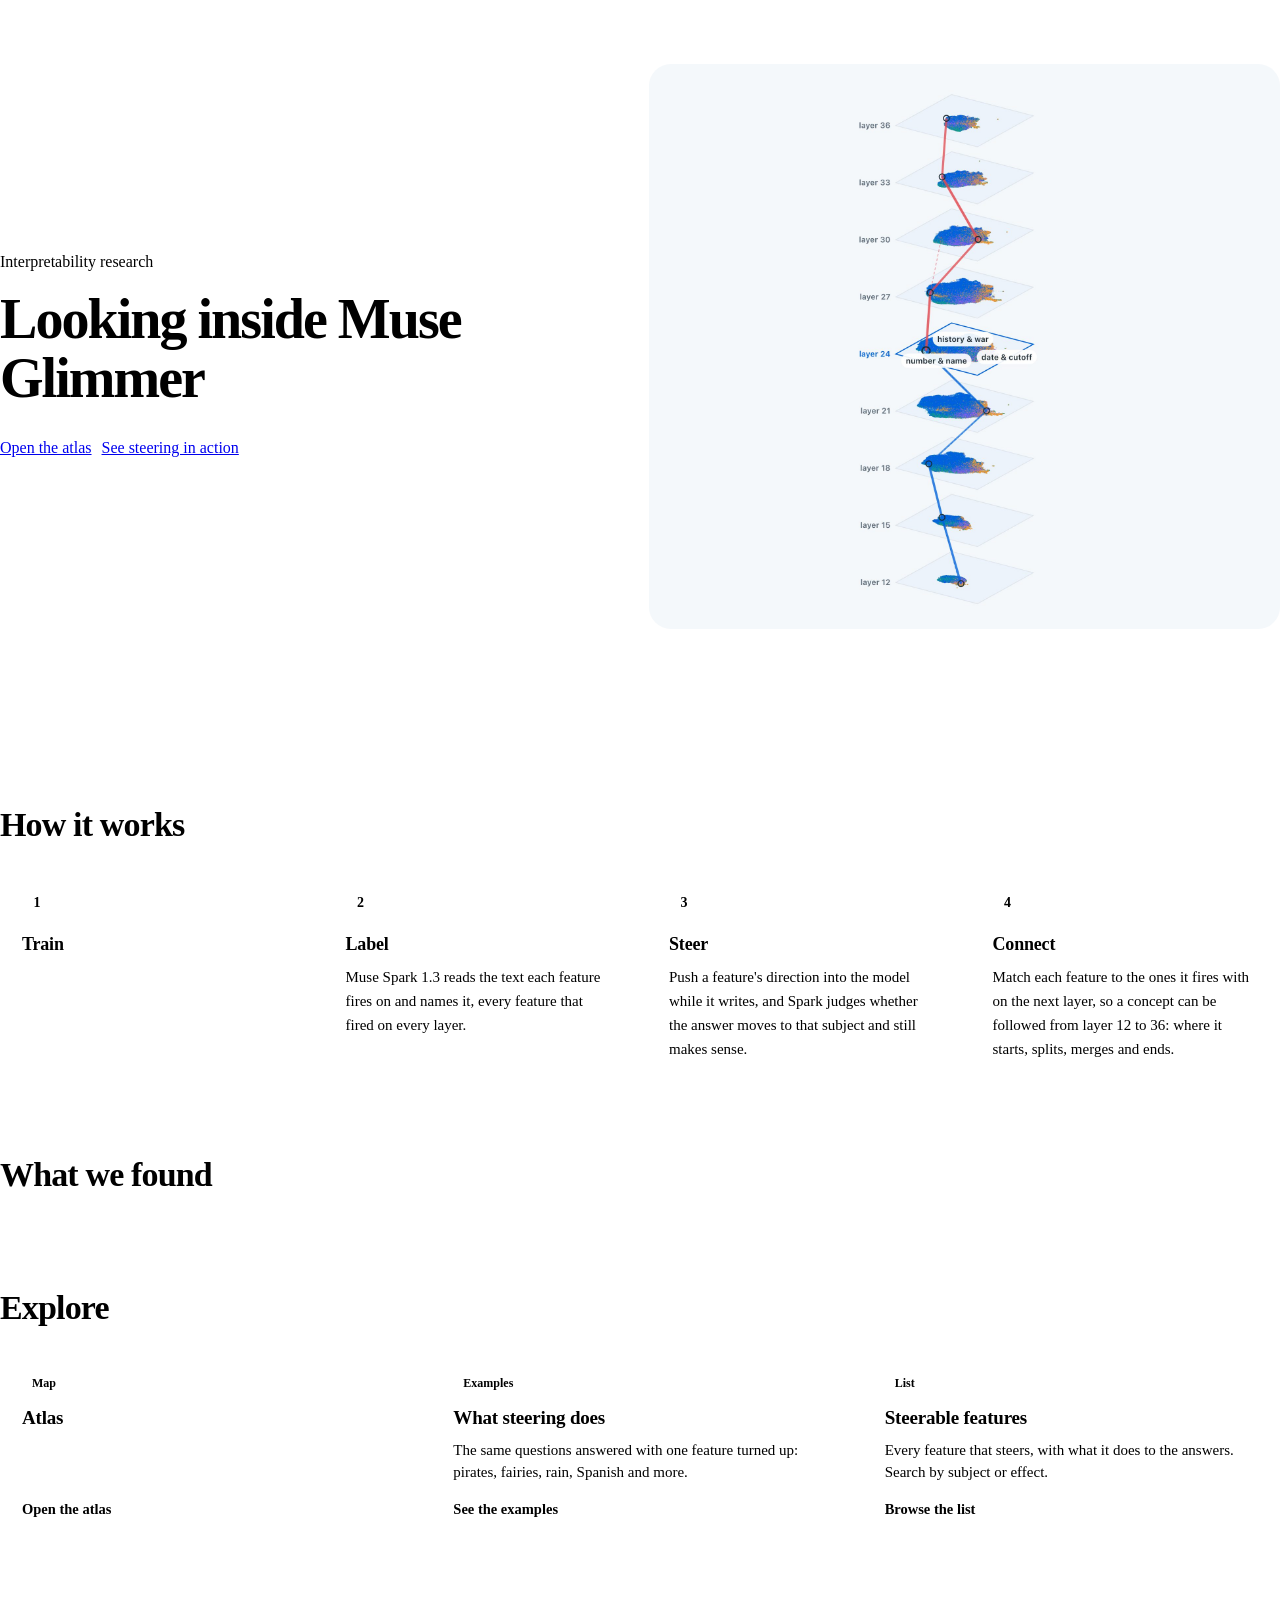
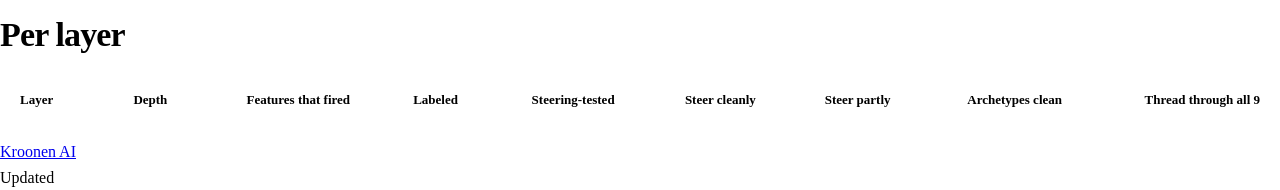
<file: site/index.html>
<!doctype html>
<html lang="en">
<head>
<meta charset="utf-8">
<meta name="viewport" content="width=device-width, initial-scale=1">
<meta name="robots" content="noindex">
<title>Glimmer Scope · Kroonen AI</title>
<style>
  * { box-sizing: border-box; }
  body { margin: 0; background: var(--bg); color: var(--ink); font-size: 16px; line-height: 1.6; }
  .hero { background: radial-gradient(1100px 460px at 78% -12%, var(--accent-tint), transparent 70%); border-bottom: 1px solid var(--line); }
  .hero .wrap { display: grid; grid-template-columns: minmax(0, 1fr) minmax(0, 1.05fr); gap: 48px; align-items: center; padding-top: 64px; padding-bottom: 64px; }
  h1 { font-size: clamp(36px, 5vw, 56px); line-height: 1.04; letter-spacing: -0.035em; font-weight: 700; margin: 0 0 18px; }
  h1 span { color: var(--accent); }
  .lede { font-size: 19px; color: var(--muted); margin: 0 0 28px; max-width: 34em; }
  .ctas { display: flex; flex-wrap: wrap; gap: 10px; }
  .shot { display: block; border-radius: 22px; overflow: hidden; background: var(--map); border: 1px solid var(--line); box-shadow: var(--shadow); }
  .shot img { display: block; width: 100%; height: auto; }
  /* one hero picture per theme: the switch in the header sets data-theme, the system sets the default */
  .shot .dark { display: none; }
  :root[data-theme="dark"] .shot .light { display: none; } :root[data-theme="dark"] .shot .dark { display: block; }
  @media (prefers-color-scheme: dark) { :root:not([data-theme="light"]) .shot .light { display: none; } :root:not([data-theme="light"]) .shot .dark { display: block; } }
  .shot:hover { border-color: var(--accent); }
  .stats { display: grid; grid-template-columns: repeat(4, minmax(0, 1fr)); gap: 12px; margin: 40px auto 0; }
  .stat { background: var(--surface); border-radius: 18px; padding: 20px 22px; }
  .stat b { display: block; font-size: 34px; line-height: 1.1; letter-spacing: -0.03em; color: var(--accent); font-variant-numeric: tabular-nums; }
  .stat span { color: var(--muted); font-size: 14.5px; }
  section.block { margin-top: 72px; }
  h2 { font-size: clamp(26px, 3vw, 34px); line-height: 1.15; letter-spacing: -0.025em; margin: 0 0 22px; }
  .steps { display: grid; grid-template-columns: repeat(4, minmax(0, 1fr)); gap: 14px; }
  @media (max-width: 1100px) { .steps { grid-template-columns: repeat(2, minmax(0, 1fr)); } }
  .findings { display: grid; grid-template-columns: repeat(3, minmax(0, 1fr)); gap: 14px; }
  .finding { border-radius: 18px; padding: 22px; background: var(--surface); }
  .finding b { display: block; font-size: 30px; line-height: 1.1; letter-spacing: -0.03em; color: var(--accent); font-variant-numeric: tabular-nums; margin-bottom: 6px; }
  .finding h3 { margin: 0 0 6px; font-size: 18px; letter-spacing: -0.01em; }
  .finding p { margin: 0; color: var(--muted); font-size: 15px; }
  .step { border: 1px solid var(--line); border-radius: 18px; padding: 22px; background: var(--panel); }
  .step i { font-style: normal; display: inline-grid; place-items: center; width: 30px; height: 30px; border-radius: 50%; background: var(--accent); color: var(--on-accent);
            font-weight: 650; font-size: 14px; margin-bottom: 12px; }
  .step h3 { margin: 0 0 6px; font-size: 18px; letter-spacing: -0.01em; }
  .step p { margin: 0; color: var(--muted); font-size: 15px; }
  .cards { display: grid; grid-template-columns: repeat(3, minmax(0, 1fr)); gap: 14px; }
  .cards a { display: flex; flex-direction: column; gap: 6px; background: var(--panel); border: 1px solid var(--line); border-radius: 18px; padding: 22px; color: var(--ink);
             text-decoration: none; transition: border-color .15s, box-shadow .15s, transform .15s; }
  .cards a:hover, .cards a:focus-visible { border-color: var(--accent); box-shadow: var(--shadow); transform: translateY(-1px); }
  .cards .tag { align-self: flex-start; font-size: 12px; font-weight: 650; color: var(--accent-ink); background: var(--accent-tint); border-radius: 999px; padding: 3px 10px; }
  .cards b { font-size: 19px; letter-spacing: -0.01em; }
  .cards span:not(.tag) { color: var(--muted); font-size: 15px; line-height: 1.5; }
  .cards em { margin-top: auto; padding-top: 8px; font-style: normal; font-weight: 600; font-size: 14.5px; color: var(--accent-ink); }
  .table { overflow-x: auto; border: 1px solid var(--line); border-radius: 18px; background: var(--panel); }
  table { border-collapse: collapse; width: 100%; font-size: 15.5px; font-variant-numeric: tabular-nums; }
  th, td { text-align: right; padding: 14px 20px; border-bottom: 1px solid var(--line); white-space: nowrap; }
  th:first-child, td:first-child { text-align: left; }
  tr:last-child td { border-bottom: 0; }
  thead th { background: var(--surface); color: var(--muted); font-weight: 600; font-size: 13px; }
  td.clean { color: var(--accent); font-weight: 650; }
  td.pending { color: var(--muted); font-style: italic; }
  td .extra { color: var(--muted); font-size: 12.5px; white-space: nowrap; }
  .note { color: var(--muted); font-size: 15px; margin: 14px 0 0; max-width: 46em; }
  .footer-brand { display: flex; align-items: center; gap: 10px; }
  @media (max-width: 900px) {
    .hero .wrap { grid-template-columns: 1fr; gap: 32px; padding-top: 40px; padding-bottom: 40px; }
    .stats { grid-template-columns: repeat(2, minmax(0, 1fr)); }
    .steps, .cards, .findings { grid-template-columns: 1fr; }
  }
</style>
<!--THEME-->
</head>
<body>
<!--HEADER-->
<section class="hero">
  <div class="wrap">
    <div>
      <p class="eyebrow">Interpretability research</p>
      <h1>Looking inside <span>Muse Glimmer</span></h1>
      <p class="lede"><!--LEDE--></p>
      <div class="ctas">
        <a class="btn btn-primary" href="atlas">Open the atlas</a>
        <a class="btn btn-ghost" href="examples">See steering in action</a>
      </div>
    </div>
    <a class="shot" href="atlas" aria-label="Open the atlas"><img class="light" src="atlas-stack-light.jpg" width="960" height="860" alt="Nine maps of Glimmer's features, one per layer from 12 to 36, stacked in perspective, with one feature's thread running through all of them."><img class="dark" src="atlas-stack-dark.jpg" width="960" height="860" alt="Nine maps of Glimmer's features, one per layer from 12 to 36, stacked in perspective, with one feature's thread running through all of them."></a>
  </div>
</section>

<div class="wrap">
  <div class="stats">
<!--STATS-->
  </div>

  <section class="block">
    <h2>How it works</h2>
    <div class="steps">
      <div class="step"><i>1</i><h3>Train</h3><p><!--STEP_TRAIN--></p></div>
      <div class="step"><i>2</i><h3>Label</h3><p>Muse Spark 1.3 reads the text each feature fires on and names it, every feature that fired on every layer.</p></div>
      <div class="step"><i>3</i><h3>Steer</h3><p>Push a feature's direction into the model while it writes, and Spark judges whether the answer moves to that subject and still makes sense.</p></div>
      <div class="step"><i>4</i><h3>Connect</h3><p>Match each feature to the ones it fires with on the next layer, so a concept can be followed from layer 12 to 36: where it starts, splits, merges and ends.</p></div>
    </div>
  </section>

  <section class="block">
    <h2>What we found</h2>
    <div class="findings">
<!--FINDINGS-->
    </div>
  </section>

  <section class="block">
    <h2>Explore</h2>
    <div class="cards">
      <a href="atlas"><span class="tag">Map</span><b>Atlas</b><span><!--ATLAS_CARD--></span><em>Open the atlas</em></a>
      <a href="examples"><span class="tag">Examples</span><b>What steering does</b><span>The same questions answered with one feature turned up: pirates, fairies, rain, Spanish and more.</span><em>See the examples</em></a>
      <a href="steerable"><span class="tag">List</span><b>Steerable features</b><span>Every feature that steers, with what it does to the answers. Search by subject or effect.</span><em>Browse the list</em></a>
<!--LAYER_CARDS-->
    </div>
  </section>

  <section class="block">
    <h2>Per layer</h2>
    <div class="table">
      <table>
        <thead><tr><th>Layer</th><th>Depth</th><th>Features that fired</th><th>Labeled</th><th>Steering-tested</th><th>Steer cleanly</th><th>Steer partly</th><th>Archetypes clean</th><th>Thread through all 9</th></tr></thead>
        <tbody>
<!--TABLE_ROWS-->
        </tbody>
      </table>
    </div>
    <p class="note"><!--DEPTH_NOTE--> <!--GRADERS--> <!--SAFETY_NOTE--></p>
  </section>
</div>

<footer class="site-footer"><div class="inner">
  <span class="footer-brand"><a href="https://kroonen.ai">Kroonen AI</a></span>
  <span>Updated <!--UPDATED--></span>
</div></footer>
</body>
</html>
</file>
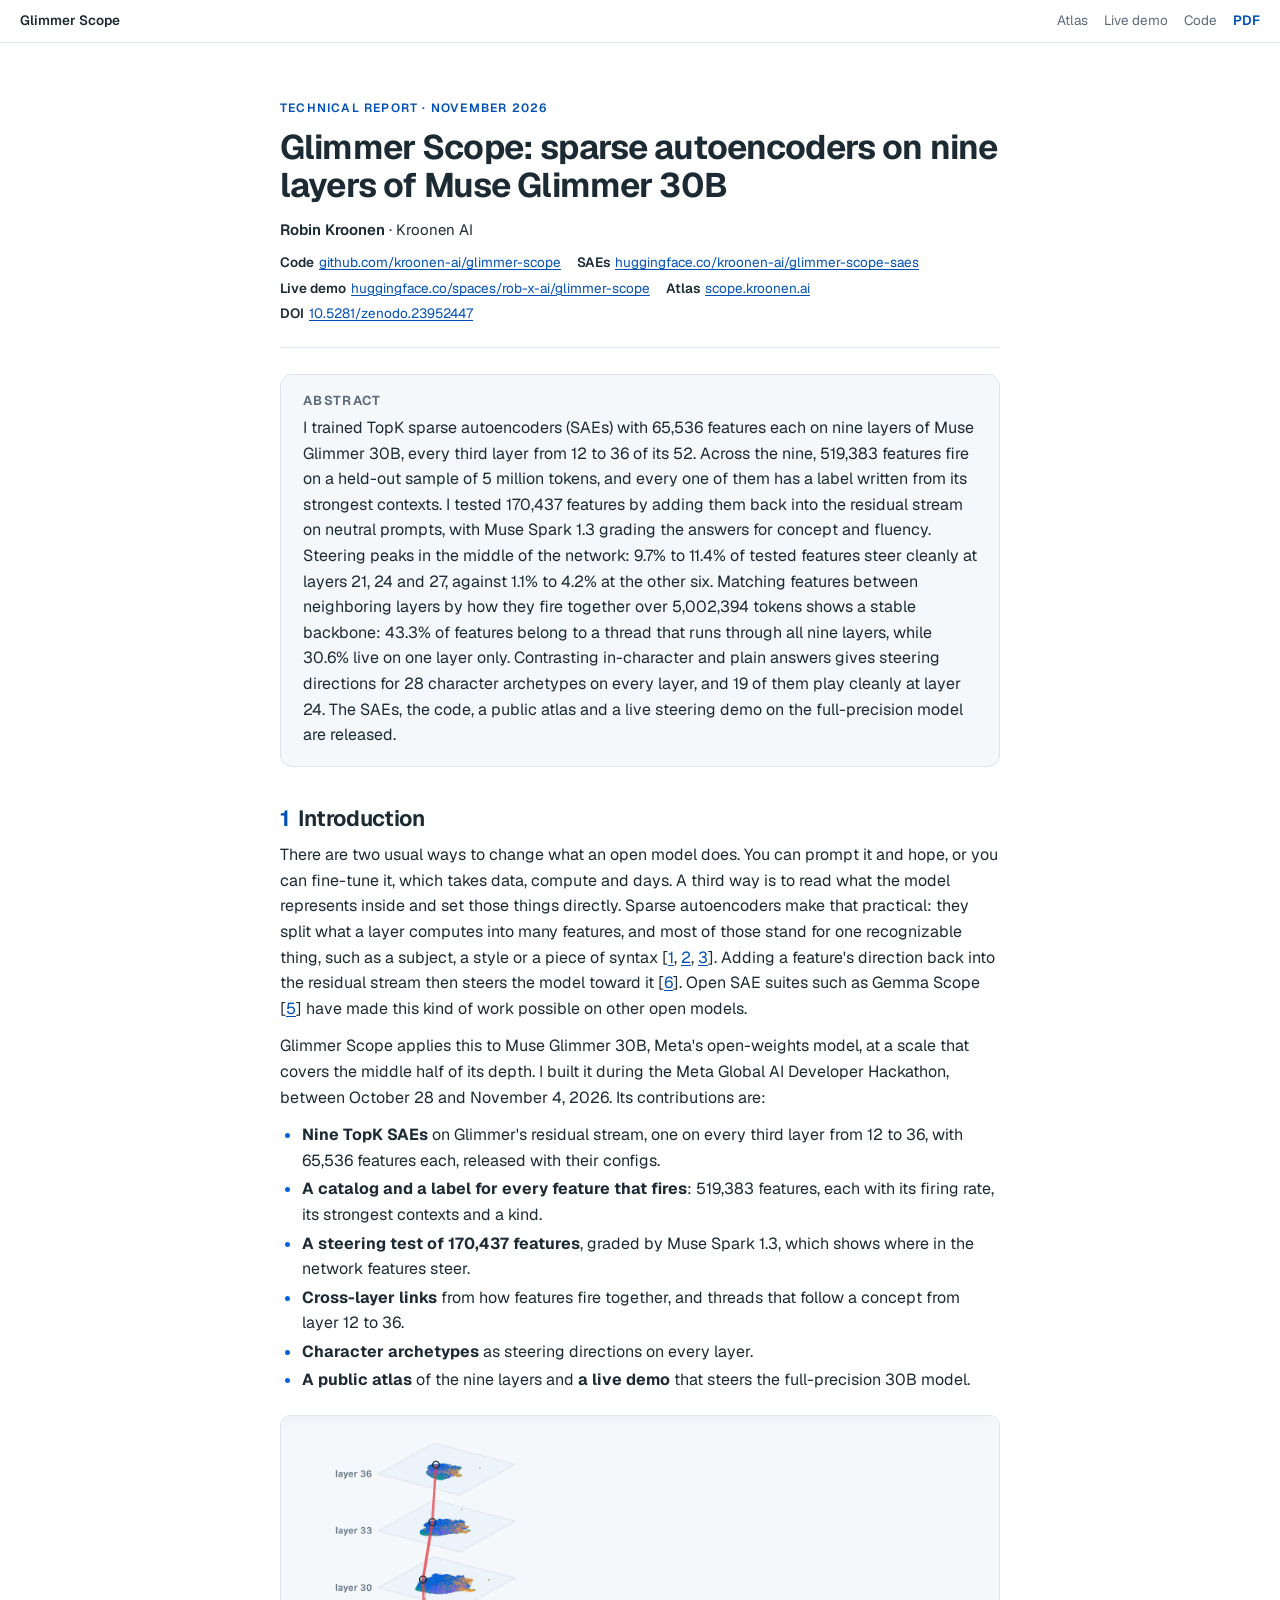
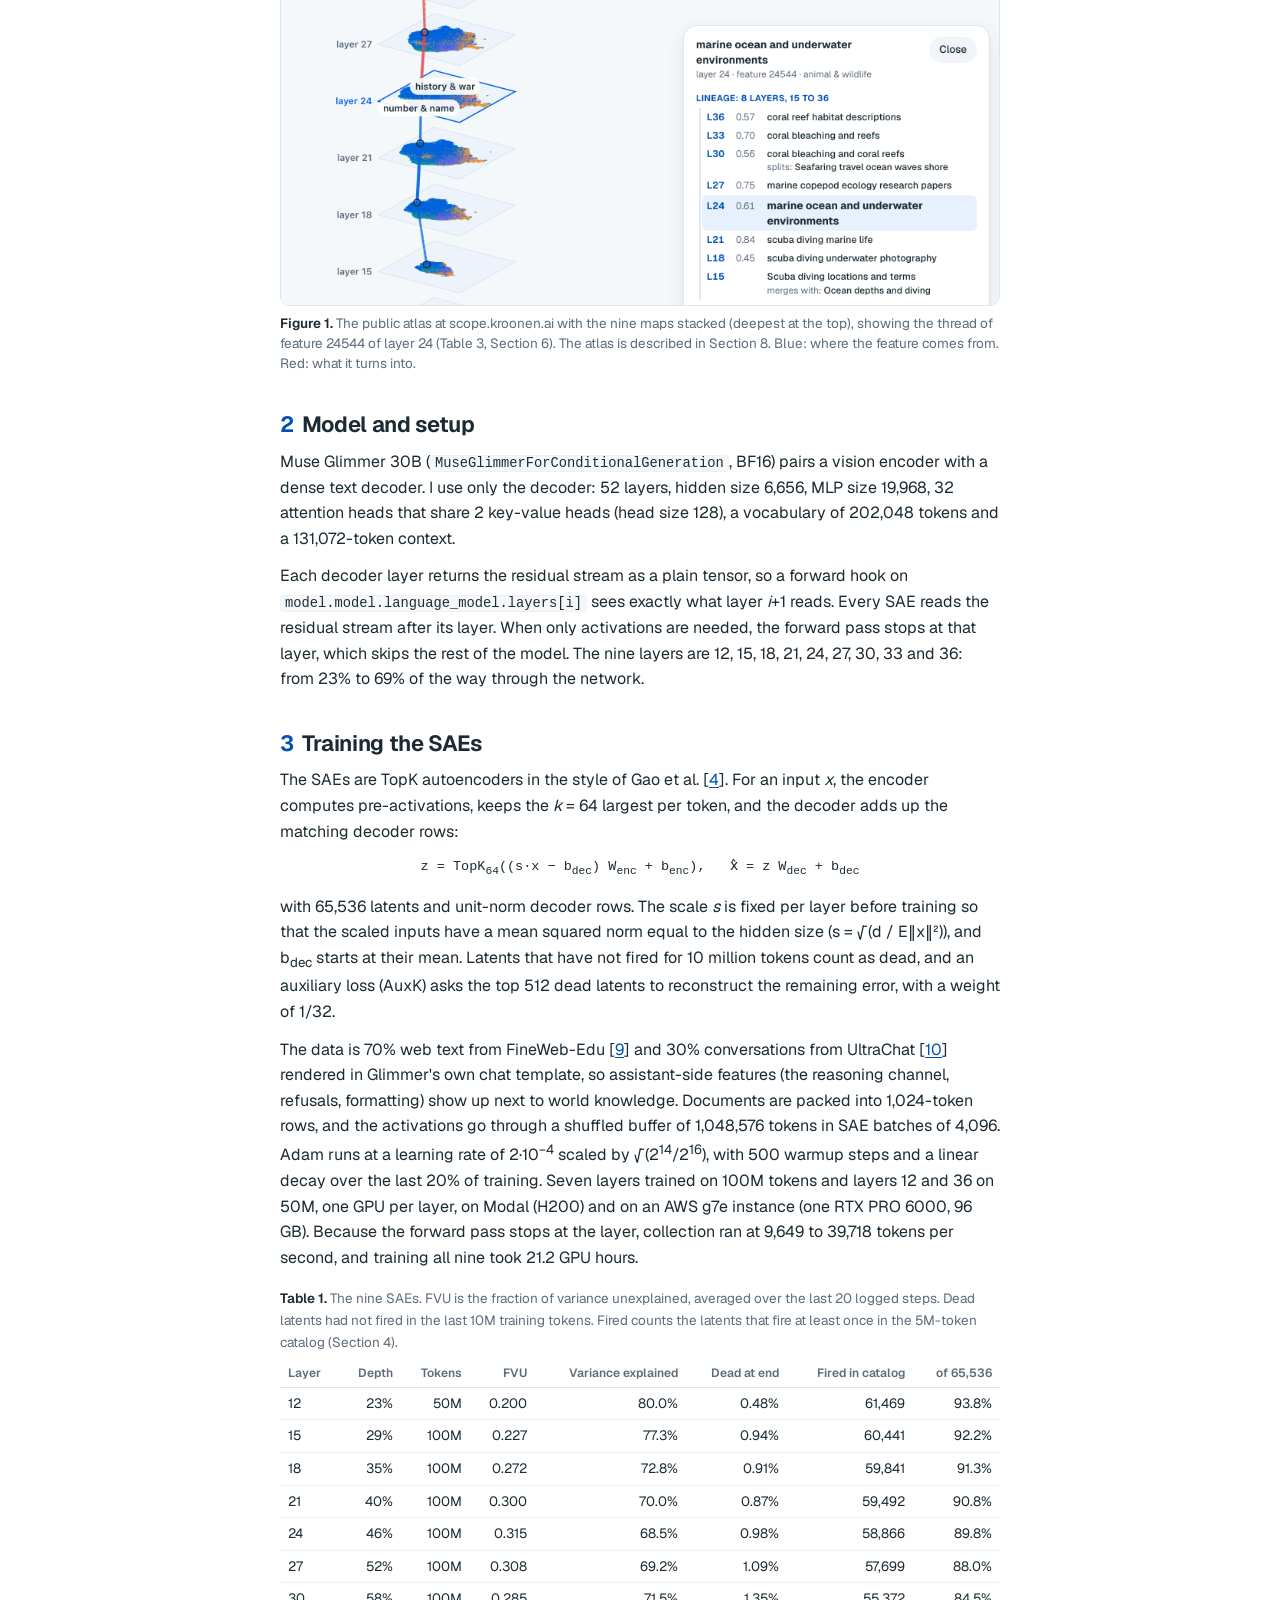
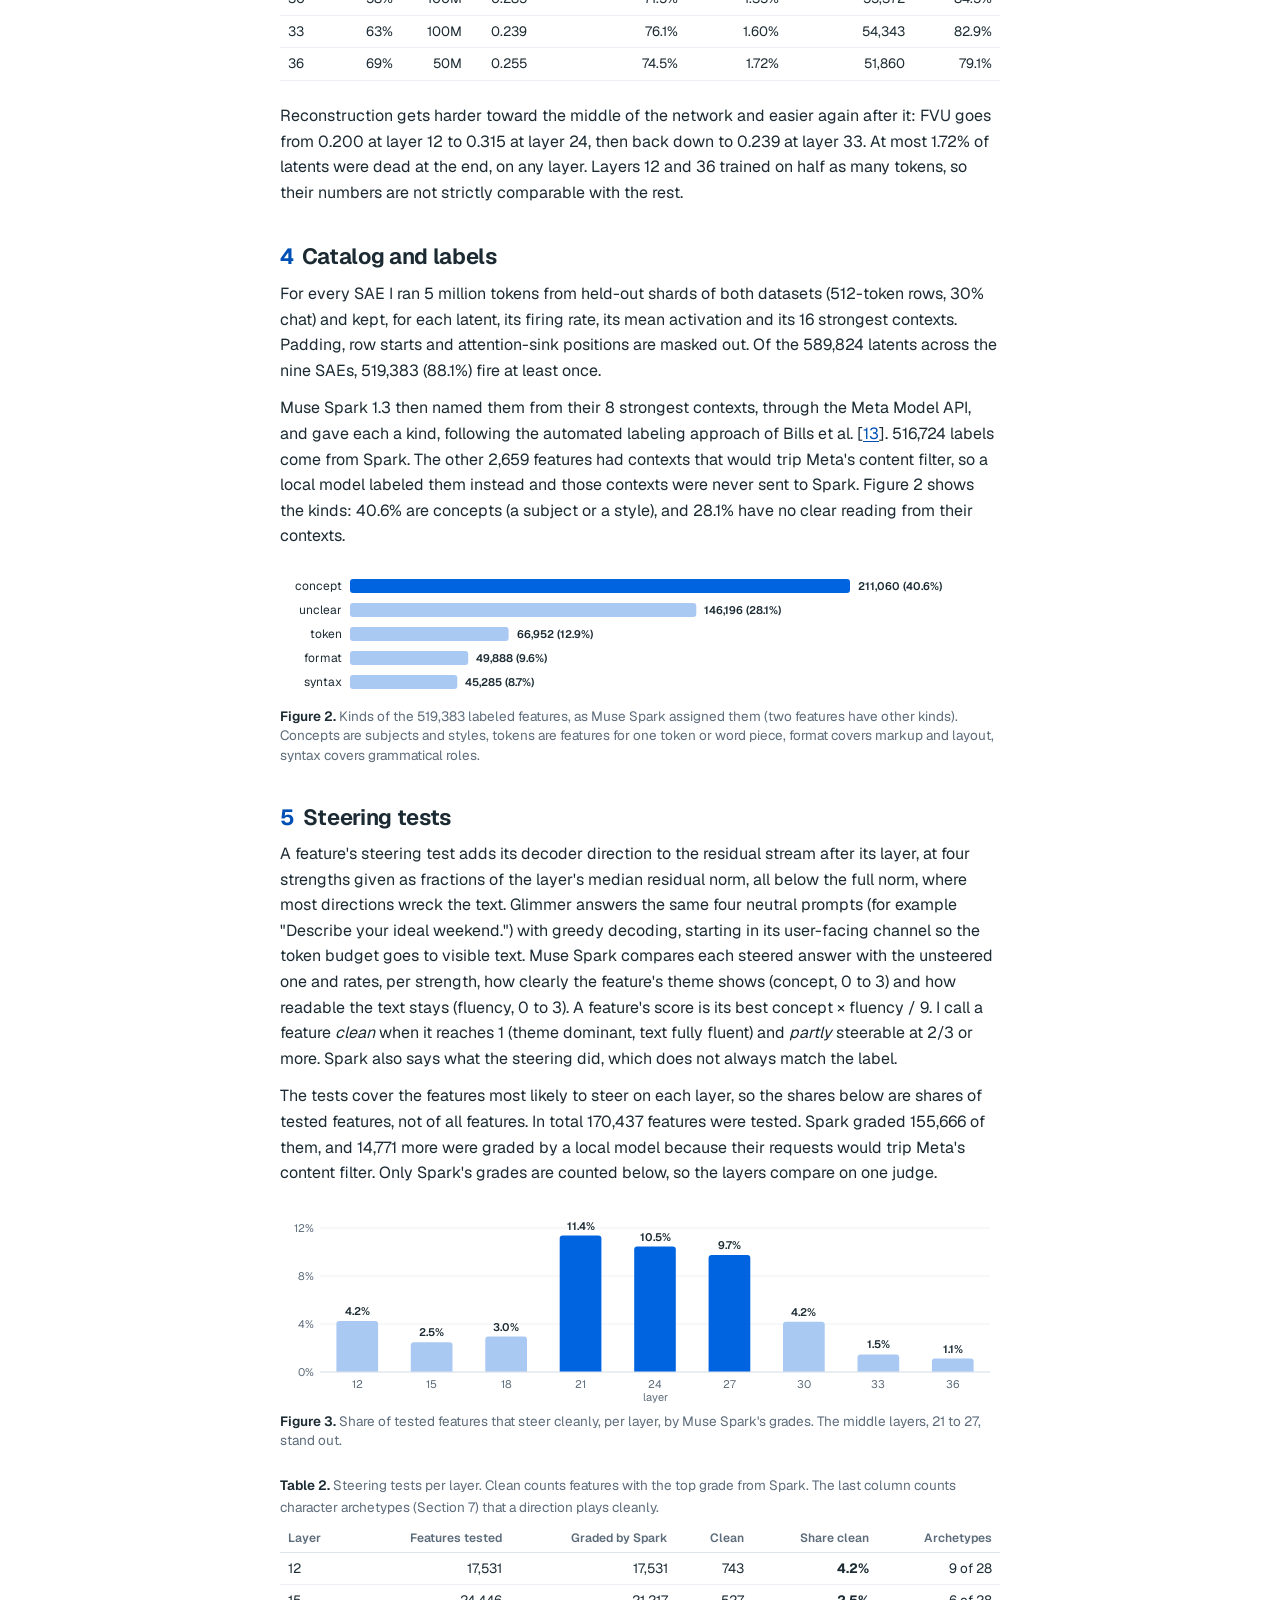
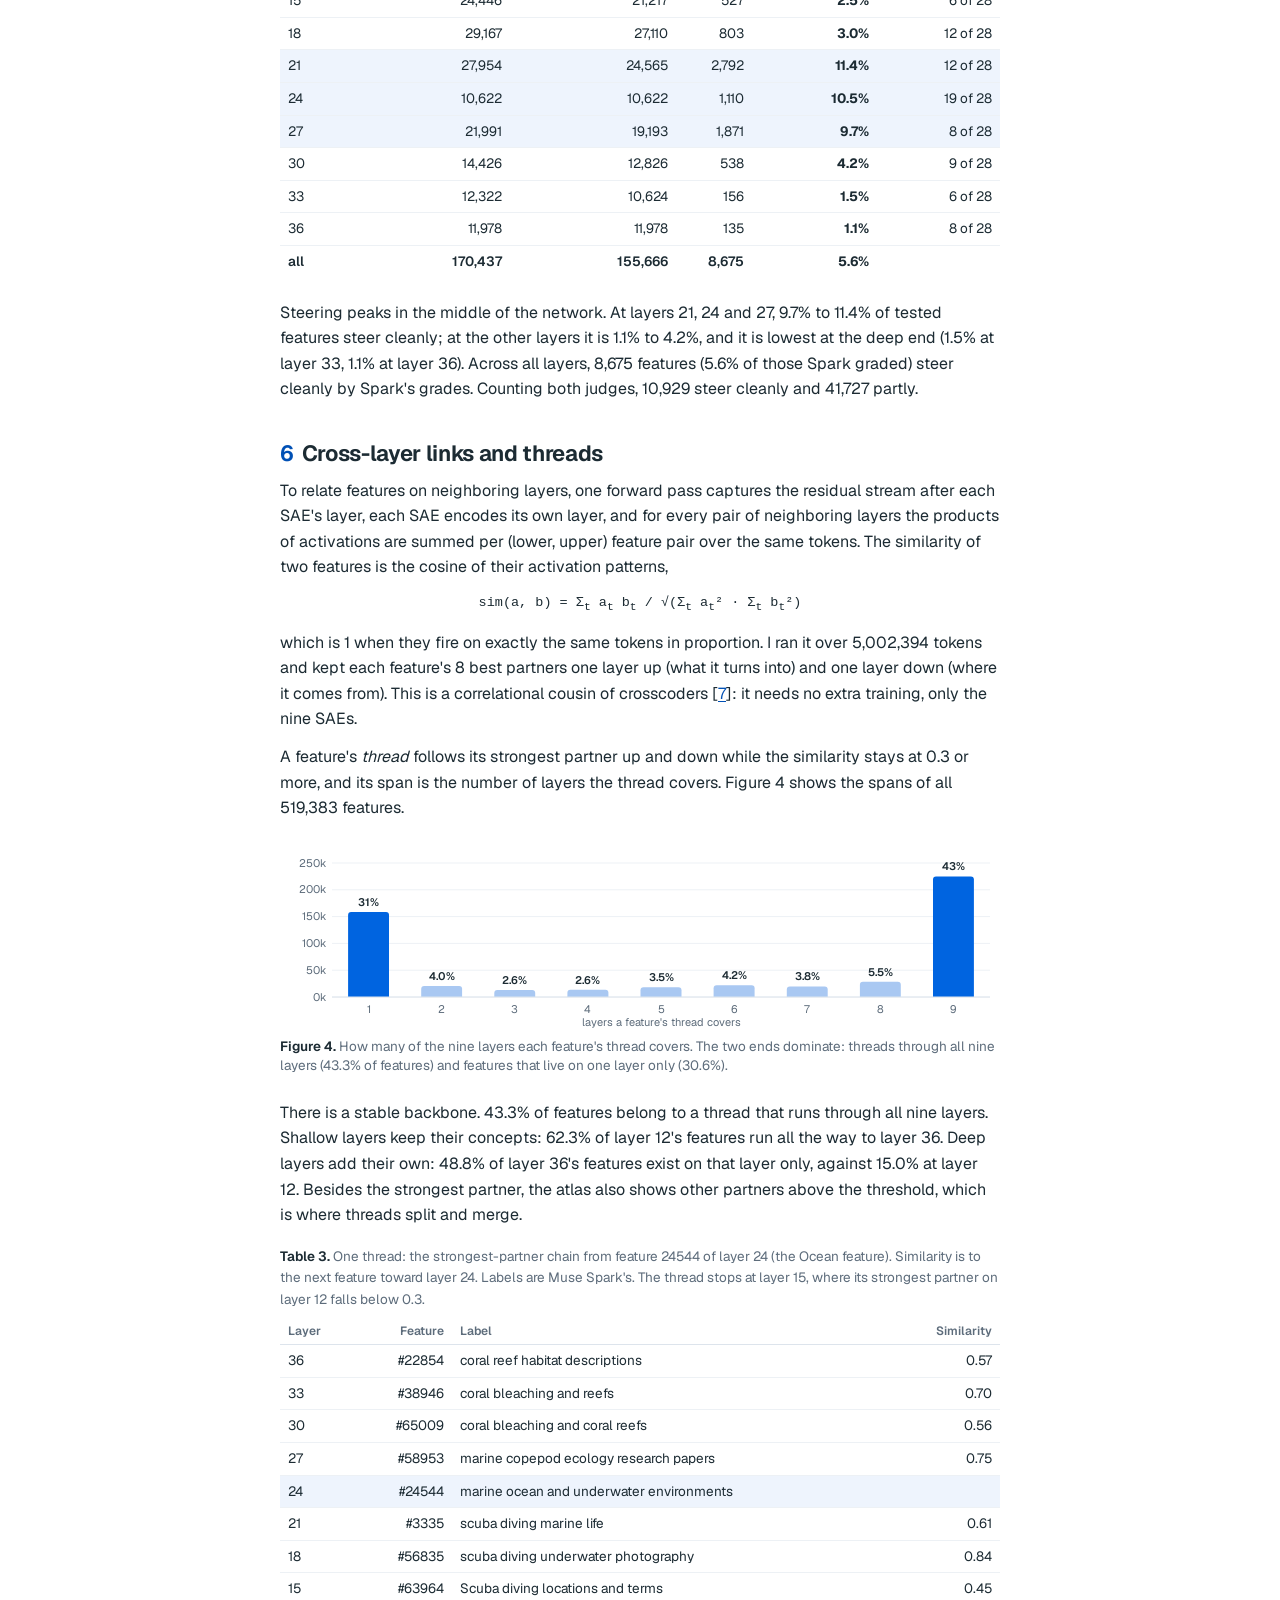
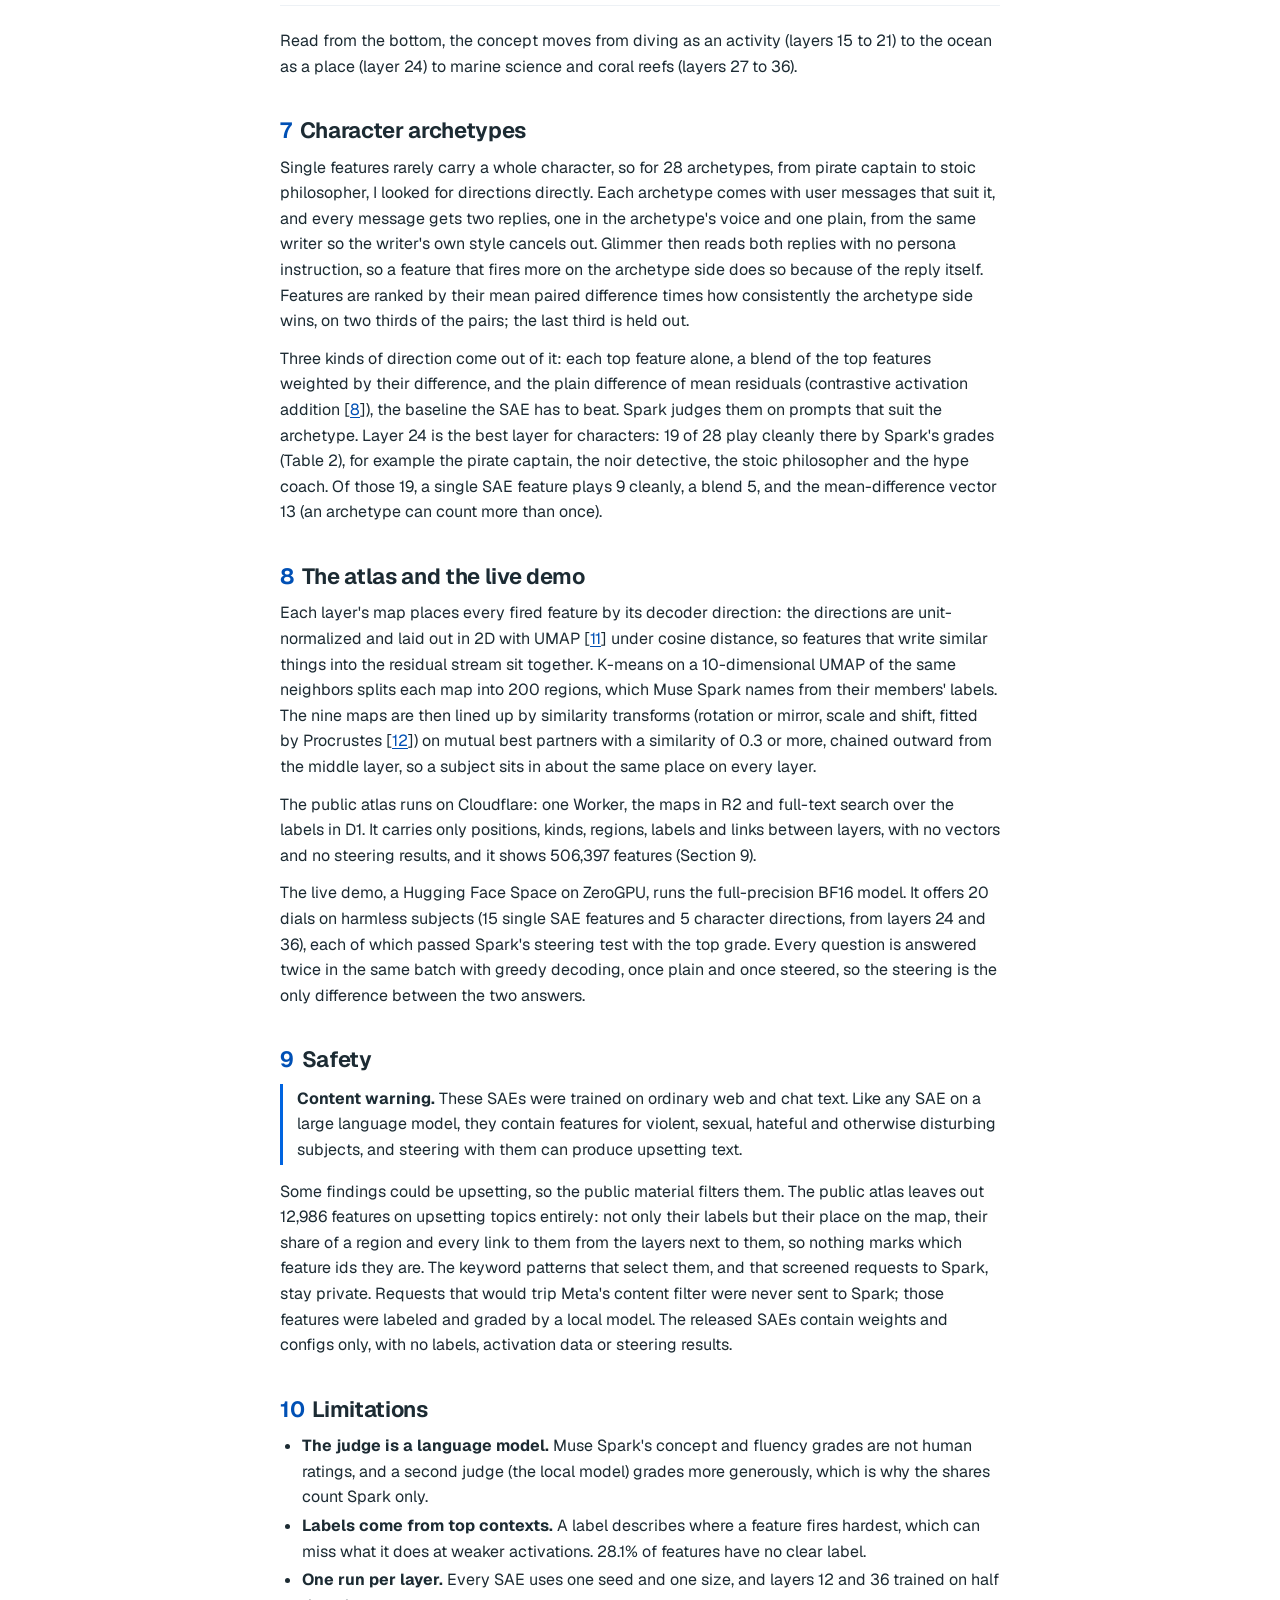
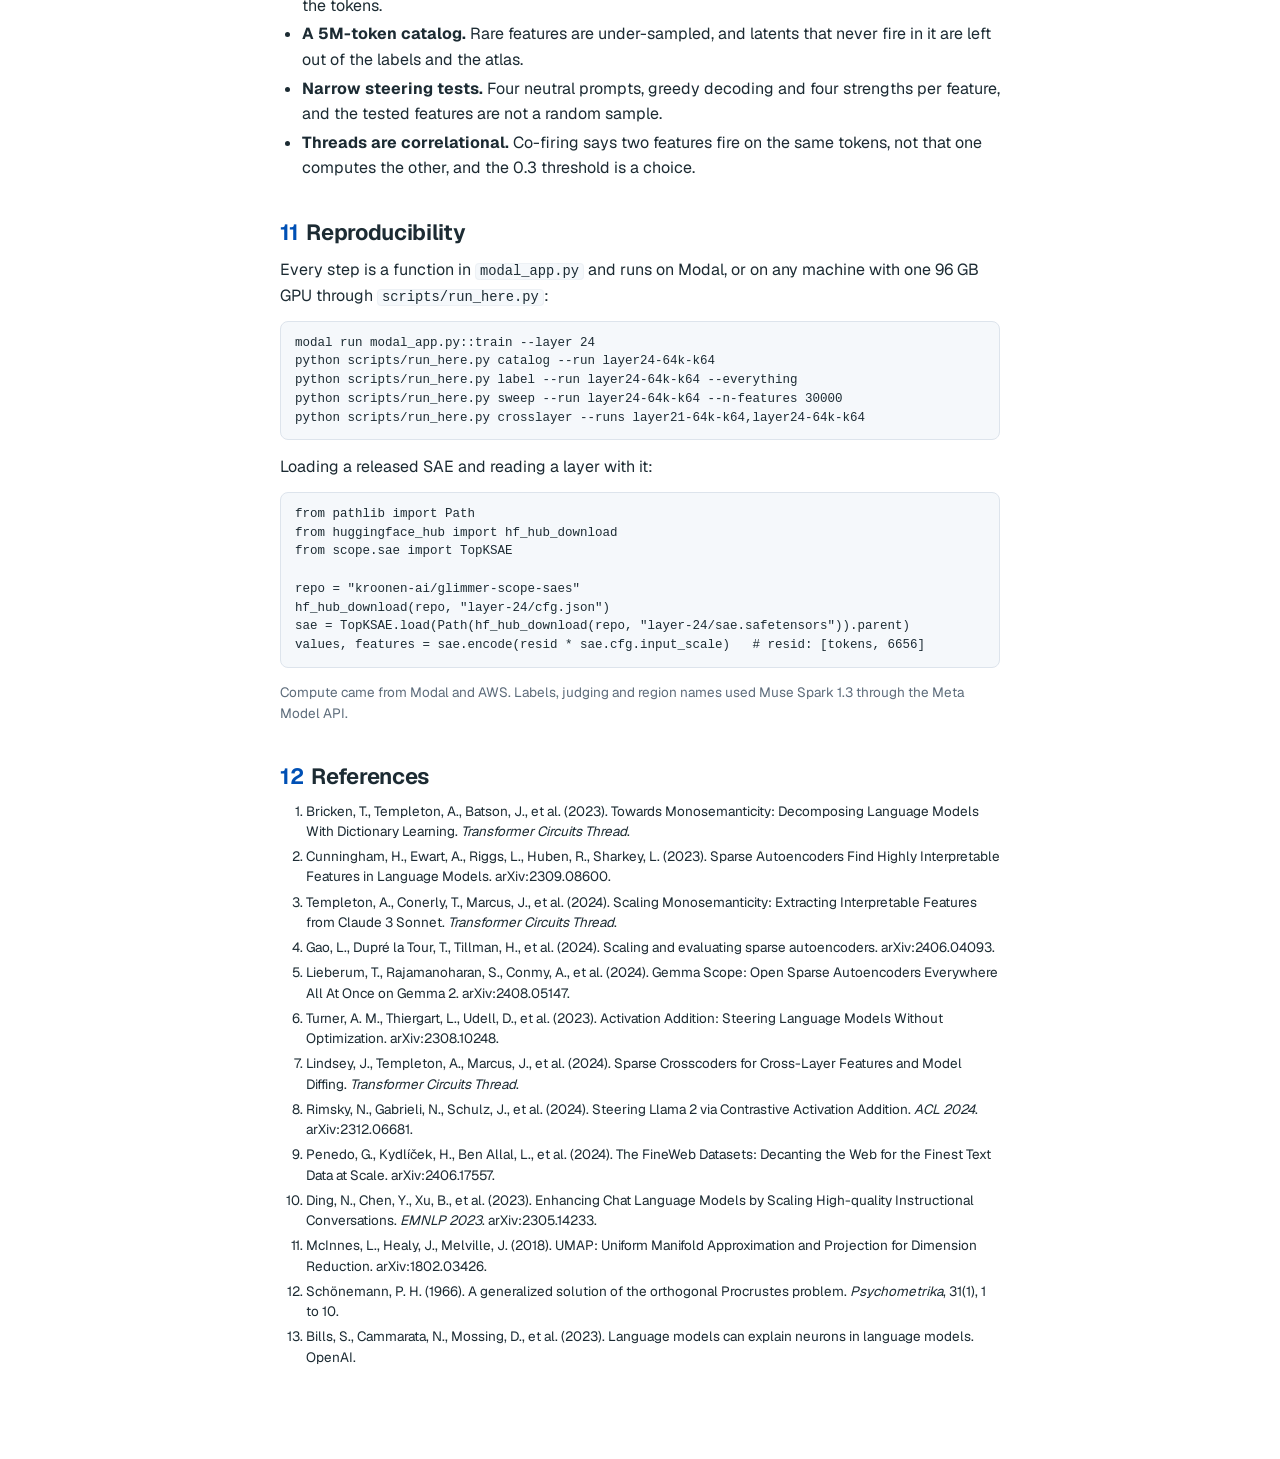
<file: paper/glimmer-scope-report.html>
<!doctype html>
<html lang="en">
<head>
<meta charset="utf-8">
<meta name="viewport" content="width=device-width, initial-scale=1">
<title>Glimmer Scope: sparse autoencoders on nine layers of Muse Glimmer 30B</title>
<meta name="description" content="Technical report: nine TopK sparse autoencoders on Muse Glimmer 30B, every feature labeled, steering tests, cross-layer threads and a public atlas.">
<style>
@font-face { font-family: Geist; src: url("Geist-Variable.woff2") format("woff2"); font-weight: 100 900; }
:root { --ink: #1c2b33; --muted: #5d6c7b; --line: #dde4ec; --soft-line: #edf1f5; --bg: #ffffff; --panel: #f5f8fb;
  --accent: #0064e0; --accent-ink: #0050b5; --soft: #a9c8f2; --hl: #eef4fd; }
* { box-sizing: border-box; }
html { -webkit-text-size-adjust: 100%; }
body { margin: 0; background: var(--bg); color: var(--ink); font-family: Geist, system-ui, -apple-system, sans-serif;
  font-size: 16px; line-height: 1.6; font-feature-settings: "tnum" 0; hyphens: auto; -webkit-font-smoothing: antialiased; }
main { max-width: 760px; margin: 0 auto; padding: 56px 20px 80px; }
a { color: var(--accent-ink); text-decoration-thickness: 1px; text-underline-offset: 2px; }
header.title { border-bottom: 1px solid var(--line); padding-bottom: 22px; margin-bottom: 26px; }
.kicker { font-size: 12px; font-weight: 600; letter-spacing: .1em; text-transform: uppercase; color: var(--accent-ink); }
h1, h2, h3 { hyphens: manual; }
h1 { font-size: 34px; line-height: 1.12; letter-spacing: -0.025em; font-weight: 680; margin: 10px 0 14px; }
.byline { font-size: 15px; } .byline b { font-weight: 620; }
.links { margin-top: 10px; font-size: 13.5px; color: var(--muted); display: flex; flex-wrap: wrap; gap: 4px 16px; }
.links span b { color: var(--ink); font-weight: 600; margin-right: 5px; }
.abstract { background: var(--panel); border: 1px solid var(--line); border-radius: 12px; padding: 18px 22px; margin: 0 0 30px; }
.abstract h2 { margin: 0 0 6px; font-size: 13px; letter-spacing: .1em; text-transform: uppercase; color: var(--muted); }
.abstract p { margin: 0; }
h2 { font-size: 22px; letter-spacing: -0.015em; font-weight: 660; margin: 38px 0 10px; line-height: 1.25; }
h2 .n, h3 .n { color: var(--accent-ink); font-variant-numeric: tabular-nums; margin-right: 8px; }
h3 { font-size: 16.5px; font-weight: 640; margin: 24px 0 6px; }
p { margin: 0 0 12px; }
ul, ol { margin: 0 0 12px; padding-left: 22px; } li { margin: 3px 0; }
code { font-family: "SF Mono", ui-monospace, Menlo, monospace; font-size: .86em; background: var(--panel); border: 1px solid var(--soft-line);
  border-radius: 4px; padding: 0 4px; }
pre { font-family: "SF Mono", ui-monospace, Menlo, monospace; font-size: 12.5px; line-height: 1.5; background: var(--panel);
  border: 1px solid var(--line); border-radius: 8px; padding: 12px 14px; overflow-x: auto; margin: 0 0 14px; }
code { hyphens: none; white-space: nowrap; }
pre code { white-space: pre; background: none; border: 0; padding: 0; font-size: inherit; }
.eq { font-family: "SF Mono", ui-monospace, Menlo, monospace; font-size: 13.5px; text-align: center; margin: 4px 0 14px; color: var(--ink); }
figure { margin: 22px 0 24px; }
figure img { width: 100%; height: auto; display: block; border: 1px solid var(--line); border-radius: 10px; }
figure svg { width: 100%; height: auto; display: block; overflow: visible; }
figcaption { font-size: 13.5px; color: var(--muted); margin-top: 8px; line-height: 1.45; }
figcaption b { color: var(--ink); font-weight: 620; }
table { width: 100%; border-collapse: collapse; font-size: 13.5px; font-variant-numeric: tabular-nums; margin: 6px 0 4px; }
th, td { text-align: right; padding: 5px 8px; border-bottom: 1px solid var(--soft-line); }
th { font-weight: 600; color: var(--muted); border-bottom: 1px solid var(--line); font-size: 12px; line-height: 1.3; vertical-align: bottom; }
th:first-child, td:first-child { text-align: left; }
td.l, th.l { text-align: left; }
tr.hl td { background: var(--hl); }
tr.total td { border-top: 1px solid var(--line); font-weight: 600; border-bottom: 0; }
.tcap { font-size: 13.5px; color: var(--muted); margin: 18px 0 2px; } .tcap b { color: var(--ink); font-weight: 620; }
.tablewrap { overflow-x: auto; margin-bottom: 18px; }
.grid { stroke: var(--soft-line); stroke-width: 1; } .axis { stroke: var(--line); stroke-width: 1; }
.mark { fill: var(--accent); } .mark.soft { fill: var(--soft); }
.tick { font-size: 11px; fill: var(--muted); font-variant-numeric: tabular-nums; }
.val { font-size: 11px; fill: var(--ink); font-weight: 600; font-variant-numeric: tabular-nums; }
.lab { font-size: 12px; fill: var(--ink); }
.refs { font-size: 13.5px; line-height: 1.5; padding-left: 26px; } .refs li { margin: 5px 0; }
.note { font-size: 13.5px; color: var(--muted); }
.warn { border-left: 3px solid var(--accent); padding: 2px 0 2px 14px; margin: 0 0 14px; }
.contrib li::marker { color: var(--accent); }
@media screen and (prefers-color-scheme: dark) {
  :root { --ink: #e8eef4; --muted: #94a4b3; --line: #233242; --soft-line: #1a2633; --bg: #0b1118; --panel: #111a24;
    --accent: #5aa2ff; --accent-ink: #84b8ff; --soft: #2c4d78; --hl: #13243a; }
  figure img { filter: brightness(.94); }
}
@media (max-width: 560px) {
  main { padding: 32px 16px 60px; } h1 { font-size: 27px; } h2 { font-size: 19px; } table { font-size: 12.5px; }
}
@page { size: Letter; margin: 0.8in 0.8in 0.85in; }
@media print {
  body { font-size: 9.6pt; line-height: 1.46; }
  main { max-width: none; padding: 0; margin: 0; }
  a { color: var(--accent-ink); text-decoration: none; }
  h1 { font-size: 21pt; margin: 4pt 0 8pt; } .byline { font-size: 10pt; }
  .links { font-size: 8.4pt; } header.title { padding-bottom: 12pt; margin-bottom: 14pt; }
  .abstract { padding: 10pt 13pt; margin-bottom: 14pt; border-radius: 6pt; } .abstract h2 { font-size: 7.6pt; }
  h2 { font-size: 13pt; margin: 18pt 0 5pt; break-after: avoid; } h3 { font-size: 10.6pt; margin: 11pt 0 3pt; break-after: avoid; }
  p { margin: 0 0 6.5pt; orphans: 3; widows: 3; } li { margin: 1.5pt 0; }
  figure { margin: 10pt 0 12pt; break-inside: avoid; } figcaption { font-size: 8.4pt; margin-top: 4pt; }
  figure img { max-width: 5.3in; margin: 0 auto; }
  table { font-size: 8.4pt; } th { font-size: 7.6pt; } th, td { padding: 2.6pt 5pt; }
  .tcap { font-size: 8.4pt; margin-top: 9pt; break-after: avoid; } .tablewrap { break-inside: avoid; margin-bottom: 10pt; }
  pre { font-size: 7.8pt; padding: 7pt 9pt; break-inside: avoid; } .eq { font-size: 8.6pt; }
  .refs { font-size: 8.4pt; } .note, .warn { font-size: 9pt; }
  .tick, .val { font-size: 10px; } .lab { font-size: 11px; }
  .keep { break-inside: avoid; }
}
.sitebar { position: sticky; top: 0; z-index: 5; display: flex; justify-content: space-between; align-items: center; gap: 10px 16px;
  flex-wrap: wrap; padding: 10px 20px; font-size: 13.5px; border-bottom: 1px solid var(--line);
  background: color-mix(in srgb, var(--bg) 88%, transparent); backdrop-filter: blur(8px); }
.sitebar a { text-decoration: none; } .sitebar .home { color: var(--ink); font-weight: 600; }
.sitebar nav { display: flex; gap: 6px 16px; flex-wrap: wrap; } .sitebar nav a { color: var(--muted); }
.sitebar nav a:hover { color: var(--accent-ink); } .sitebar nav a.pdf { color: var(--accent-ink); font-weight: 600; }
@media print { .sitebar { display: none; } }
</style>
</head>
<body>
<div class="sitebar"><a class="home" href="https://scope.kroonen.ai/">Glimmer Scope</a><nav><a href="https://scope.kroonen.ai/atlas/">Atlas</a><a href="https://huggingface.co/spaces/rob-x-ai/glimmer-scope">Live demo</a><a href="https://github.com/kroonen-ai/glimmer-scope">Code</a><a class="pdf" href="glimmer-scope-report.pdf">PDF</a></nav></div>
<main>
<header class="title">
  <div class="kicker">Technical report · November 2026</div>
  <h1>Glimmer Scope: sparse autoencoders on nine layers of Muse Glimmer 30B</h1>
  <div class="byline"><b>Robin Kroonen</b> · Kroonen AI</div>
  <div class="links">
    <span><b>Code</b><a href="https://github.com/kroonen-ai/glimmer-scope">github.com/kroonen-ai/glimmer-scope</a></span>
    <span><b>SAEs</b><a href="https://huggingface.co/kroonen-ai/glimmer-scope-saes">huggingface.co/kroonen-ai/glimmer-scope-saes</a></span>
    <span><b>Live demo</b><a href="https://huggingface.co/spaces/rob-x-ai/glimmer-scope">huggingface.co/spaces/rob-x-ai/glimmer-scope</a></span>
    <span><b>Atlas</b><a href="https://scope.kroonen.ai">scope.kroonen.ai</a></span>
    <span><b>DOI</b><a href="https://doi.org/10.5281/zenodo.23952447">10.5281/zenodo.23952447</a></span>
  </div>
</header>

<section class="abstract">
  <h2>Abstract</h2>
  <p>I trained TopK sparse autoencoders (SAEs) with 65,536 features each on nine layers of Muse Glimmer 30B, every third
  layer from 12 to 36 of its 52. Across the nine, 519,383 features fire on a held-out sample of 5 million tokens,
  and every one of them has a label written from its strongest contexts. I tested 170,437 features by adding
  them back into the residual stream on neutral prompts, with Muse Spark 1.3 grading the answers for concept and fluency.
  Steering peaks in the middle of the network: 9.7% to 11.4% of tested features steer cleanly at layers
  21, 24 and 27, against 1.1% to 4.2% at the other six. Matching features between neighboring layers
  by how they fire together over 5,002,394 tokens shows a stable backbone: 43.3% of features belong
  to a thread that runs through all nine layers, while 30.6% live on one layer only. Contrasting in-character and
  plain answers gives steering directions for 28 character archetypes on every layer, and
  19 of them play cleanly at layer 24. The SAEs, the code, a public atlas and a live steering
  demo on the full-precision model are released.</p>
</section>

<h2><span class="n">1</span>Introduction</h2>
<p>There are two usual ways to change what an open model does. You can prompt it and hope, or you can fine-tune it,
which takes data, compute and days. A third way is to read what the model represents inside and set those things
directly. Sparse autoencoders make that practical: they split what a layer computes into many features, and most of
those stand for one recognizable thing, such as a subject, a style or a piece of syntax
[<a href="#r-bricken">1</a>, <a href="#r-cunningham">2</a>, <a href="#r-templeton">3</a>]. Adding a feature's
direction back into the residual stream then steers the model toward it [<a href="#r-turner">6</a>]. Open SAE suites
such as Gemma Scope [<a href="#r-gemmascope">5</a>] have made this kind of work possible on other open models.</p>
<p>Glimmer Scope applies this to Muse Glimmer 30B, Meta's open-weights model, at a scale that covers the middle half of
its depth. I built it during the Meta Global AI Developer Hackathon, between October 28 and November 4, 2026. Its
contributions are:</p>
<ul class="contrib">
  <li><b>Nine TopK SAEs</b> on Glimmer's residual stream, one on every third layer from 12 to 36, with 65,536 features each,
  released with their configs.</li>
  <li><b>A catalog and a label for every feature that fires</b>: 519,383 features, each with its firing rate, its
  strongest contexts and a kind.</li>
  <li><b>A steering test of 170,437 features</b>, graded by Muse Spark 1.3, which shows where in the network
  features steer.</li>
  <li><b>Cross-layer links</b> from how features fire together, and threads that follow a concept from layer 12 to 36.</li>
  <li><b>Character archetypes</b> as steering directions on every layer.</li>
  <li><b>A public atlas</b> of the nine layers and <b>a live demo</b> that steers the full-precision 30B model.</li>
</ul>
<figure>
<img src="fig-atlas.png" alt="The public atlas with nine layer maps stacked, deepest at the top, and the Ocean feature's thread running through eight of them, with its lineage listed on the right">
<figcaption><b>Figure 1.</b> The public atlas at scope.kroonen.ai with the nine maps stacked (deepest at the top), showing
the thread of feature 24544 of layer 24 (Table 3, Section 6). The atlas is described in Section 8. Blue: where the feature comes from. Red: what it turns into.</figcaption>
</figure>

<h2><span class="n">2</span>Model and setup</h2>
<p>Muse Glimmer 30B (<code>MuseGlimmerForConditionalGeneration</code>, BF16) pairs a vision encoder with a dense text
decoder. I use only the decoder: 52 layers, hidden size 6,656, MLP size 19,968, 32 attention heads that share 2 key-value
heads (head size 128), a vocabulary of 202,048 tokens and a 131,072-token context.</p>
<p>Each decoder layer returns the residual stream as a plain tensor, so a forward hook on
<code>model.model.language_model.layers[i]</code> sees exactly what layer <i>i</i>+1 reads. Every SAE reads the residual
stream after its layer. When only activations are needed, the forward pass stops at that layer, which skips the rest of the
model. The nine layers are 12, 15, 18, 21, 24, 27, 30, 33 and 36: from 23% to 69% of the way through the network.</p>

<h2><span class="n">3</span>Training the SAEs</h2>
<p>The SAEs are TopK autoencoders in the style of Gao et al. [<a href="#r-gao">4</a>]. For an input <i>x</i>, the encoder
computes pre-activations, keeps the <i>k</i> = 64 largest per token, and the decoder adds up the matching decoder rows:</p>
<div class="eq">z = TopK<sub>64</sub>((s·x − b<sub>dec</sub>) W<sub>enc</sub> + b<sub>enc</sub>), &nbsp; x̂ = z W<sub>dec</sub> + b<sub>dec</sub></div>
<p>with 65,536 latents and unit-norm decoder rows. The scale <i>s</i> is fixed per layer before training so that the
scaled inputs have a mean squared norm equal to the hidden size (s = √(d / E‖x‖²)), and b<sub>dec</sub> starts at their
mean. Latents that have not fired for 10 million tokens count as dead, and an auxiliary loss (AuxK) asks the top 512 dead
latents to reconstruct the remaining error, with a weight of 1/32.</p>
<p>The data is 70% web text from FineWeb-Edu [<a href="#r-fineweb">9</a>] and 30% conversations from UltraChat
[<a href="#r-ultrachat">10</a>] rendered in Glimmer's own chat template, so assistant-side features (the reasoning
channel, refusals, formatting) show up next to world knowledge. Documents are packed into 1,024-token rows, and the
activations go through a shuffled buffer of 1,048,576 tokens in SAE batches of 4,096. Adam runs at a learning rate of
2·10<sup>−4</sup> scaled by √(2<sup>14</sup>/2<sup>16</sup>), with 500 warmup steps and a linear decay over the last 20% of
training. Seven layers trained on 100M tokens and layers 12 and 36 on 50M, one GPU per layer, on Modal (H200) and on an
AWS g7e instance (one RTX PRO 6000, 96 GB). Because the forward pass stops at the layer, collection ran at
9,649 to 39,718 tokens per second, and training all nine took 21.2 GPU hours.</p>

<p class="tcap"><b>Table 1.</b> The nine SAEs. FVU is the fraction of variance unexplained, averaged over the last 20 logged
steps. Dead latents had not fired in the last 10M training tokens. Fired counts the latents that fire at least once in the
5M-token catalog (Section 4).</p>
<div class="tablewrap"><table>
<thead><tr><th>Layer</th><th>Depth</th><th>Tokens</th><th>FVU</th><th>Variance explained</th><th>Dead at end</th><th>Fired in catalog</th><th>of 65,536</th></tr></thead>
<tbody><tr><td>12</td><td>23%</td><td>50M</td><td>0.200</td><td>80.0%</td><td>0.48%</td><td>61,469</td><td>93.8%</td></tr><tr><td>15</td><td>29%</td><td>100M</td><td>0.227</td><td>77.3%</td><td>0.94%</td><td>60,441</td><td>92.2%</td></tr><tr><td>18</td><td>35%</td><td>100M</td><td>0.272</td><td>72.8%</td><td>0.91%</td><td>59,841</td><td>91.3%</td></tr><tr><td>21</td><td>40%</td><td>100M</td><td>0.300</td><td>70.0%</td><td>0.87%</td><td>59,492</td><td>90.8%</td></tr><tr><td>24</td><td>46%</td><td>100M</td><td>0.315</td><td>68.5%</td><td>0.98%</td><td>58,866</td><td>89.8%</td></tr><tr><td>27</td><td>52%</td><td>100M</td><td>0.308</td><td>69.2%</td><td>1.09%</td><td>57,699</td><td>88.0%</td></tr><tr><td>30</td><td>58%</td><td>100M</td><td>0.285</td><td>71.5%</td><td>1.35%</td><td>55,372</td><td>84.5%</td></tr><tr><td>33</td><td>63%</td><td>100M</td><td>0.239</td><td>76.1%</td><td>1.60%</td><td>54,343</td><td>82.9%</td></tr><tr><td>36</td><td>69%</td><td>50M</td><td>0.255</td><td>74.5%</td><td>1.72%</td><td>51,860</td><td>79.1%</td></tr></tbody>
</table></div>
<p>Reconstruction gets harder toward the middle of the network and easier again after it: FVU goes from 0.200 at
layer 12 to 0.315 at layer 24, then back down to 0.239 at layer 33. At most
1.72% of latents were dead at the end, on any layer. Layers 12 and 36 trained on half
as many tokens, so their numbers are not strictly comparable with the rest.</p>

<h2><span class="n">4</span>Catalog and labels</h2>
<p>For every SAE I ran 5 million tokens from held-out shards of both datasets (512-token rows, 30% chat) and kept, for
each latent, its firing rate, its mean activation and its 16 strongest contexts. Padding, row starts and attention-sink
positions are masked out. Of the 589,824 latents across the nine SAEs, 519,383 (88.1%) fire at
least once.</p>
<p>Muse Spark 1.3 then named them from their 8 strongest contexts, through the Meta Model API, and gave each a kind,
following the automated labeling approach of Bills et al. [<a href="#r-bills">13</a>]. 516,724 labels come from Spark. The other 2,659 features had contexts
that would trip Meta's content filter, so a local model labeled them instead and those contexts were never sent to Spark.
Figure 2 shows the kinds: 40.6% are concepts (a subject or a style), and 28.1%
have no clear reading from their contexts.</p>
<figure class="keep"><svg viewBox="0 0 720 128" role="img" aria-label="Kinds of the labeled features"><text class="lab" x="62" y="19" text-anchor="end">concept</text><rect class="mark" x="70" y="8" width="500.0" height="14" rx="3"><title>concept: 211,060 (40.6%)</title></rect><text class="val" x="578.0" y="19">211,060 (40.6%)</text><text class="lab" x="62" y="43" text-anchor="end">unclear</text><rect class="mark soft" x="70" y="32" width="346.3" height="14" rx="3"><title>unclear: 146,196 (28.1%)</title></rect><text class="val" x="424.3" y="43">146,196 (28.1%)</text><text class="lab" x="62" y="67" text-anchor="end">token</text><rect class="mark soft" x="70" y="56" width="158.6" height="14" rx="3"><title>token: 66,952 (12.9%)</title></rect><text class="val" x="236.6" y="67">66,952 (12.9%)</text><text class="lab" x="62" y="91" text-anchor="end">format</text><rect class="mark soft" x="70" y="80" width="118.2" height="14" rx="3"><title>format: 49,888 (9.6%)</title></rect><text class="val" x="196.2" y="91">49,888 (9.6%)</text><text class="lab" x="62" y="115" text-anchor="end">syntax</text><rect class="mark soft" x="70" y="104" width="107.3" height="14" rx="3"><title>syntax: 45,285 (8.7%)</title></rect><text class="val" x="185.3" y="115">45,285 (8.7%)</text></svg>
<figcaption><b>Figure 2.</b> Kinds of the 519,383 labeled features, as Muse Spark assigned them (two features have other
kinds). Concepts are subjects and styles, tokens are features for one token or word piece, format covers markup and
layout, syntax covers grammatical roles.</figcaption></figure>

<h2><span class="n">5</span>Steering tests</h2>
<p>A feature's steering test adds its decoder direction to the residual stream after its layer, at four strengths given
as fractions of the layer's median residual norm, all below the full norm, where most directions wreck the text. Glimmer
answers the same four neutral prompts (for example "Describe your ideal weekend.") with greedy decoding, starting in
its user-facing channel so the token budget goes to visible text. Muse Spark compares each steered answer with the
unsteered one and rates, per strength, how clearly the feature's theme shows (concept, 0 to 3) and how readable the text
stays (fluency, 0 to 3). A feature's score is its best concept × fluency / 9. I call a feature <i>clean</i> when it reaches
1 (theme dominant, text fully fluent) and <i>partly</i> steerable at 2/3 or more. Spark also says what the steering did,
which does not always match the label.</p>
<p>The tests cover the features most likely to steer on each layer, so the shares below are shares of tested features,
not of all features. In total 170,437 features were tested. Spark graded 155,666 of them, and
14,771 more were graded by a local model because their requests would trip Meta's content filter. Only Spark's
grades are counted below, so the layers compare on one judge.</p>
<figure class="keep"><svg viewBox="0 0 720 196" role="img" aria-label="Share of tested features that steer cleanly, per layer"><line class="grid" x1="40" x2="710" y1="164.0" y2="164.0"/><text class="tick" x="34" y="167.5" text-anchor="end">0%</text><line class="grid" x1="40" x2="710" y1="116.0" y2="116.0"/><text class="tick" x="34" y="119.5" text-anchor="end">4%</text><line class="grid" x1="40" x2="710" y1="68.0" y2="68.0"/><text class="tick" x="34" y="71.5" text-anchor="end">8%</text><line class="grid" x1="40" x2="710" y1="20.0" y2="20.0"/><text class="tick" x="34" y="23.5" text-anchor="end">12%</text><path class="mark soft" d="M56.4,164.0V116.1Q56.4,113.1 59.4,113.1H95.1Q98.1,113.1 98.1,116.1V164.0Z"><title>Layer 12: 4.2% of 17,531 Spark-graded features steer cleanly (743)</title></path><text class="val" x="77.2" y="107.1" text-anchor="middle">4.2%</text><text class="tick" x="77.2" y="180.0" text-anchor="middle">12</text><path class="mark soft" d="M130.8,164.0V137.2Q130.8,134.2 133.8,134.2H169.5Q172.5,134.2 172.5,137.2V164.0Z"><title>Layer 15: 2.5% of 21,217 Spark-graded features steer cleanly (527)</title></path><text class="val" x="151.7" y="128.2" text-anchor="middle">2.5%</text><text class="tick" x="151.7" y="180.0" text-anchor="middle">15</text><path class="mark soft" d="M205.3,164.0V131.5Q205.3,128.5 208.3,128.5H244.0Q247.0,128.5 247.0,131.5V164.0Z"><title>Layer 18: 3.0% of 27,110 Spark-graded features steer cleanly (803)</title></path><text class="val" x="226.1" y="122.5" text-anchor="middle">3.0%</text><text class="tick" x="226.1" y="180.0" text-anchor="middle">18</text><path class="mark" d="M279.7,164.0V30.6Q279.7,27.6 282.7,27.6H318.4Q321.4,27.6 321.4,30.6V164.0Z"><title>Layer 21: 11.4% of 24,565 Spark-graded features steer cleanly (2,792)</title></path><text class="val" x="300.6" y="21.6" text-anchor="middle">11.4%</text><text class="tick" x="300.6" y="180.0" text-anchor="middle">21</text><path class="mark" d="M354.2,164.0V41.6Q354.2,38.6 357.2,38.6H392.8Q395.8,38.6 395.8,41.6V164.0Z"><title>Layer 24: 10.5% of 10,622 Spark-graded features steer cleanly (1,110)</title></path><text class="val" x="375.0" y="32.6" text-anchor="middle">10.5%</text><text class="tick" x="375.0" y="180.0" text-anchor="middle">24</text><path class="mark" d="M428.6,164.0V50.0Q428.6,47.0 431.6,47.0H467.3Q470.3,47.0 470.3,50.0V164.0Z"><title>Layer 27: 9.7% of 19,193 Spark-graded features steer cleanly (1,871)</title></path><text class="val" x="449.4" y="41.0" text-anchor="middle">9.7%</text><text class="tick" x="449.4" y="180.0" text-anchor="middle">27</text><path class="mark soft" d="M503.0,164.0V116.7Q503.0,113.7 506.0,113.7H541.7Q544.7,113.7 544.7,116.7V164.0Z"><title>Layer 30: 4.2% of 12,826 Spark-graded features steer cleanly (538)</title></path><text class="val" x="523.9" y="107.7" text-anchor="middle">4.2%</text><text class="tick" x="523.9" y="180.0" text-anchor="middle">30</text><path class="mark soft" d="M577.5,164.0V149.4Q577.5,146.4 580.5,146.4H616.2Q619.2,146.4 619.2,149.4V164.0Z"><title>Layer 33: 1.5% of 10,624 Spark-graded features steer cleanly (156)</title></path><text class="val" x="598.3" y="140.4" text-anchor="middle">1.5%</text><text class="tick" x="598.3" y="180.0" text-anchor="middle">33</text><path class="mark soft" d="M651.9,164.0V153.5Q651.9,150.5 654.9,150.5H690.6Q693.6,150.5 693.6,153.5V164.0Z"><title>Layer 36: 1.1% of 11,978 Spark-graded features steer cleanly (135)</title></path><text class="val" x="672.8" y="144.5" text-anchor="middle">1.1%</text><text class="tick" x="672.8" y="180.0" text-anchor="middle">36</text><line class="axis" x1="40" x2="710" y1="164" y2="164"/><text class="tick" x="375.0" y="193" text-anchor="middle">layer</text></svg>
<figcaption><b>Figure 3.</b> Share of tested features that steer cleanly, per layer, by Muse Spark's grades. The middle
layers, 21 to 27, stand out.</figcaption></figure>
<p class="tcap"><b>Table 2.</b> Steering tests per layer. Clean counts features with the top grade from Spark. The last
column counts character archetypes (Section 7) that a direction plays cleanly.</p>
<div class="tablewrap"><table>
<thead><tr><th>Layer</th><th>Features tested</th><th>Graded by Spark</th><th>Clean</th><th>Share clean</th><th>Archetypes</th></tr></thead>
<tbody><tr><td>12</td><td>17,531</td><td>17,531</td><td>743</td><td><b>4.2%</b></td><td>9 of 28</td></tr><tr><td>15</td><td>24,446</td><td>21,217</td><td>527</td><td><b>2.5%</b></td><td>6 of 28</td></tr><tr><td>18</td><td>29,167</td><td>27,110</td><td>803</td><td><b>3.0%</b></td><td>12 of 28</td></tr><tr class=hl><td>21</td><td>27,954</td><td>24,565</td><td>2,792</td><td><b>11.4%</b></td><td>12 of 28</td></tr><tr class=hl><td>24</td><td>10,622</td><td>10,622</td><td>1,110</td><td><b>10.5%</b></td><td>19 of 28</td></tr><tr class=hl><td>27</td><td>21,991</td><td>19,193</td><td>1,871</td><td><b>9.7%</b></td><td>8 of 28</td></tr><tr><td>30</td><td>14,426</td><td>12,826</td><td>538</td><td><b>4.2%</b></td><td>9 of 28</td></tr><tr><td>33</td><td>12,322</td><td>10,624</td><td>156</td><td><b>1.5%</b></td><td>6 of 28</td></tr><tr><td>36</td><td>11,978</td><td>11,978</td><td>135</td><td><b>1.1%</b></td><td>8 of 28</td></tr><tr class=total><td>all</td><td>170,437</td><td>155,666</td><td>8,675</td><td><b>5.6%</b></td><td></td></tr></tbody>
</table></div>
<p>Steering peaks in the middle of the network. At layers 21, 24 and 27, 9.7% to 11.4% of tested features
steer cleanly; at the other layers it is 1.1% to 4.2%, and it is lowest at the deep end
(1.5% at layer 33, 1.1% at layer 36). Across all layers, 8,675 features
(5.6% of those Spark graded) steer cleanly by Spark's grades. Counting both judges,
10,929 steer cleanly and 41,727 partly.</p>

<h2><span class="n">6</span>Cross-layer links and threads</h2>
<p>To relate features on neighboring layers, one forward pass captures the residual stream after each SAE's layer, each
SAE encodes its own layer, and for every pair of neighboring layers the products of activations are summed per (lower,
upper) feature pair over the same tokens. The similarity of two features is the cosine of their activation patterns,</p>
<div class="eq">sim(a, b) = Σ<sub>t</sub> a<sub>t</sub> b<sub>t</sub> / √(Σ<sub>t</sub> a<sub>t</sub>² · Σ<sub>t</sub> b<sub>t</sub>²)</div>
<p>which is 1 when they fire on exactly the same tokens in proportion. I ran it over 5,002,394 tokens and kept
each feature's 8 best partners one layer up (what it turns into) and one layer down (where it comes from). This is a
correlational cousin of crosscoders [<a href="#r-crosscoders">7</a>]: it needs no extra training, only the nine SAEs.</p>
<p>A feature's <i>thread</i> follows its strongest partner up and down while the similarity stays at 0.3 or more, and its
span is the number of layers the thread covers. Figure 4 shows the spans of all 519,383 features.</p>
<figure class="keep"><svg viewBox="0 0 720 186" role="img" aria-label="How many layers each feature's thread covers"><line class="grid" x1="52" x2="710" y1="154.0" y2="154.0"/><text class="tick" x="46" y="157.5" text-anchor="end">0k</text><line class="grid" x1="52" x2="710" y1="127.2" y2="127.2"/><text class="tick" x="46" y="130.7" text-anchor="end">50k</text><line class="grid" x1="52" x2="710" y1="100.4" y2="100.4"/><text class="tick" x="46" y="103.9" text-anchor="end">100k</text><line class="grid" x1="52" x2="710" y1="73.6" y2="73.6"/><text class="tick" x="46" y="77.1" text-anchor="end">150k</text><line class="grid" x1="52" x2="710" y1="46.8" y2="46.8"/><text class="tick" x="46" y="50.3" text-anchor="end">200k</text><line class="grid" x1="52" x2="710" y1="20.0" y2="20.0"/><text class="tick" x="46" y="23.5" text-anchor="end">250k</text><path class="mark" d="M68.1,154.0V71.9Q68.1,68.9 71.1,68.9H106.0Q109.0,68.9 109.0,71.9V154.0Z"><title>1 layer: 158,789 features (30.6%)</title></path><text class="val" x="88.6" y="62.9" text-anchor="middle">31%</text><text class="tick" x="88.6" y="170.0" text-anchor="middle">1</text><path class="mark soft" d="M141.2,154.0V145.9Q141.2,142.9 144.2,142.9H179.1Q182.1,142.9 182.1,145.9V154.0Z"><title>2 layers: 20,772 features (4.0%)</title></path><text class="val" x="161.7" y="136.9" text-anchor="middle">4.0%</text><text class="tick" x="161.7" y="170.0" text-anchor="middle">2</text><path class="mark soft" d="M214.3,154.0V149.9Q214.3,146.9 217.3,146.9H252.2Q255.2,146.9 255.2,149.9V154.0Z"><title>3 layers: 13,299 features (2.6%)</title></path><text class="val" x="234.8" y="140.9" text-anchor="middle">2.6%</text><text class="tick" x="234.8" y="170.0" text-anchor="middle">3</text><path class="mark soft" d="M287.4,154.0V149.8Q287.4,146.8 290.4,146.8H325.4Q328.4,146.8 328.4,149.8V154.0Z"><title>4 layers: 13,417 features (2.6%)</title></path><text class="val" x="307.9" y="140.8" text-anchor="middle">2.6%</text><text class="tick" x="307.9" y="170.0" text-anchor="middle">4</text><path class="mark soft" d="M360.5,154.0V147.3Q360.5,144.3 363.5,144.3H398.5Q401.5,144.3 401.5,147.3V154.0Z"><title>5 layers: 18,090 features (3.5%)</title></path><text class="val" x="381.0" y="138.3" text-anchor="middle">3.5%</text><text class="tick" x="381.0" y="170.0" text-anchor="middle">5</text><path class="mark soft" d="M433.6,154.0V145.2Q433.6,142.2 436.6,142.2H471.6Q474.6,142.2 474.6,145.2V154.0Z"><title>6 layers: 21,970 features (4.2%)</title></path><text class="val" x="454.1" y="136.2" text-anchor="middle">4.2%</text><text class="tick" x="454.1" y="170.0" text-anchor="middle">6</text><path class="mark soft" d="M506.8,154.0V146.4Q506.8,143.4 509.8,143.4H544.7Q547.7,143.4 547.7,146.4V154.0Z"><title>7 layers: 19,752 features (3.8%)</title></path><text class="val" x="527.2" y="137.4" text-anchor="middle">3.8%</text><text class="tick" x="527.2" y="170.0" text-anchor="middle">7</text><path class="mark soft" d="M579.9,154.0V141.8Q579.9,138.8 582.9,138.8H617.8Q620.8,138.8 620.8,141.8V154.0Z"><title>8 layers: 28,358 features (5.5%)</title></path><text class="val" x="600.3" y="132.8" text-anchor="middle">5.5%</text><text class="tick" x="600.3" y="170.0" text-anchor="middle">8</text><path class="mark" d="M653.0,154.0V36.4Q653.0,33.4 656.0,33.4H690.9Q693.9,33.4 693.9,36.4V154.0Z"><title>9 layers: 224,936 features (43.3%)</title></path><text class="val" x="673.4" y="27.4" text-anchor="middle">43%</text><text class="tick" x="673.4" y="170.0" text-anchor="middle">9</text><line class="axis" x1="52" x2="710" y1="154" y2="154"/><text class="tick" x="381.0" y="183" text-anchor="middle">layers a feature's thread covers</text></svg>
<figcaption><b>Figure 4.</b> How many of the nine layers each feature's thread covers. The two ends dominate: threads
through all nine layers (43.3% of features) and features that live on one layer only (30.6%).</figcaption></figure>
<p>There is a stable backbone. 43.3% of features belong to a thread that runs through all nine layers. Shallow
layers keep their concepts: 62.3% of layer 12's features run all the way to layer 36. Deep layers add
their own: 48.8% of layer 36's features exist on that layer only, against 15.0% at
layer 12. Besides the strongest partner, the atlas also shows other partners above the threshold, which is where threads
split and merge.</p>
<p class="tcap"><b>Table 3.</b> One thread: the strongest-partner chain from feature 24544 of layer 24 (the Ocean feature).
Similarity is to the next feature toward layer 24. Labels are Muse Spark's. The thread stops at layer 15, where its strongest partner on
layer 12 falls below 0.3.</p>
<div class="tablewrap"><table>
<thead><tr><th>Layer</th><th>Feature</th><th class="l">Label</th><th>Similarity</th></tr></thead>
<tbody><tr><td>36</td><td>#22854</td><td class=l>coral reef habitat descriptions</td><td>0.57</td></tr><tr><td>33</td><td>#38946</td><td class=l>coral bleaching and reefs</td><td>0.70</td></tr><tr><td>30</td><td>#65009</td><td class=l>coral bleaching and coral reefs</td><td>0.56</td></tr><tr><td>27</td><td>#58953</td><td class=l>marine copepod ecology research papers</td><td>0.75</td></tr><tr class=hl><td>24</td><td>#24544</td><td class=l>marine ocean and underwater environments</td><td></td></tr><tr><td>21</td><td>#3335</td><td class=l>scuba diving marine life</td><td>0.61</td></tr><tr><td>18</td><td>#56835</td><td class=l>scuba diving underwater photography</td><td>0.84</td></tr><tr><td>15</td><td>#63964</td><td class=l>Scuba diving locations and terms</td><td>0.45</td></tr></tbody>
</table></div>
<p>Read from the bottom, the concept moves from diving as an activity (layers 15 to 21) to the ocean as a place (layer
24) to marine science and coral reefs (layers 27 to 36).</p>

<h2><span class="n">7</span>Character archetypes</h2>
<p>Single features rarely carry a whole character, so for 28 archetypes, from pirate captain to stoic philosopher, I
looked for directions directly. Each archetype comes with user messages that suit it, and every message gets two replies,
one in the archetype's voice and one plain, from the same writer so the writer's own style cancels out. Glimmer then reads
both replies with no persona instruction, so a feature that fires more on the archetype side does so because of the reply
itself. Features are ranked by their mean paired difference times how consistently the archetype side wins, on two thirds
of the pairs; the last third is held out.</p>
<p>Three kinds of direction come out of it: each top feature alone, a blend of the top features weighted by their
difference, and the plain difference of mean residuals (contrastive activation addition [<a href="#r-caa">8</a>]), the
baseline the SAE has to beat. Spark judges them on prompts that suit the archetype. Layer 24 is the best layer for
characters: 19 of 28 play cleanly there by Spark's grades (Table 2), for example the pirate
captain, the noir detective, the stoic philosopher and the hype coach. Of those 19, a single SAE feature plays 9 cleanly,
a blend 5, and the mean-difference vector 13 (an archetype can count more than once).</p>

<h2><span class="n">8</span>The atlas and the live demo</h2>
<p>Each layer's map places every fired feature by its decoder direction: the directions are unit-normalized and laid out
in 2D with UMAP [<a href="#r-umap">11</a>] under cosine distance, so features that write similar things into the residual
stream sit together. K-means on a 10-dimensional UMAP of the same neighbors splits each map into 200 regions, which Muse
Spark names from their members' labels. The nine maps are then lined up by similarity transforms (rotation or mirror,
scale and shift, fitted by Procrustes [<a href="#r-procrustes">12</a>]) on mutual best partners with a similarity of 0.3
or more, chained outward from the middle layer, so a subject sits in about the same place on every layer.</p>
<p>The public atlas runs on Cloudflare: one Worker, the maps in R2 and full-text search over the labels in D1. It carries
only positions, kinds, regions, labels and links between layers, with no vectors and no steering results, and it shows
506,397 features (Section 9).</p>
<p>The live demo, a Hugging Face Space on ZeroGPU, runs the full-precision BF16 model. It offers 20 dials on harmless
subjects (15 single SAE features and 5 character directions, from layers 24 and 36), each of which passed Spark's steering
test with the top grade. Every question is answered twice in the same batch with greedy decoding, once plain and once
steered, so the steering is the only difference between the two answers.</p>

<h2><span class="n">9</span>Safety</h2>
<p class="warn"><b>Content warning.</b> These SAEs were trained on ordinary web and chat text. Like any SAE on a large
language model, they contain features for violent, sexual, hateful and otherwise disturbing subjects, and steering with
them can produce upsetting text.</p>
<p>Some findings could be upsetting, so the public material filters them. The public atlas leaves out 12,986 features on
upsetting topics entirely: not only their labels but their place on the map, their share of a region and every link to
them from the layers next to them, so nothing marks which feature ids they are. The keyword patterns that select them,
and that screened requests to Spark, stay private. Requests that would trip Meta's content filter were never sent to
Spark; those features were labeled and graded by a local model. The released SAEs contain weights and configs only, with no
labels, activation data or steering results.</p>

<h2><span class="n">10</span>Limitations</h2>
<ul>
  <li><b>The judge is a language model.</b> Muse Spark's concept and fluency grades are not human ratings, and a second
  judge (the local model) grades more generously, which is why the shares count Spark only.</li>
  <li><b>Labels come from top contexts.</b> A label describes where a feature fires hardest, which can miss what it does
  at weaker activations. 28.1% of features have no clear label.</li>
  <li><b>One run per layer.</b> Every SAE uses one seed and one size, and layers 12 and 36 trained on half the tokens.</li>
  <li><b>A 5M-token catalog.</b> Rare features are under-sampled, and latents that never fire in it are left out of the
  labels and the atlas.</li>
  <li><b>Narrow steering tests.</b> Four neutral prompts, greedy decoding and four strengths per feature, and the tested
  features are not a random sample.</li>
  <li><b>Threads are correlational.</b> Co-firing says two features fire on the same tokens, not that one computes the
  other, and the 0.3 threshold is a choice.</li>
</ul>

<h2><span class="n">11</span>Reproducibility</h2>
<p>Every step is a function in <code>modal_app.py</code> and runs on Modal, or on any machine with one 96 GB GPU through
<code>scripts/run_here.py</code>:</p>
<pre><code>modal run modal_app.py::train --layer 24
python scripts/run_here.py catalog --run layer24-64k-k64
python scripts/run_here.py label --run layer24-64k-k64 --everything
python scripts/run_here.py sweep --run layer24-64k-k64 --n-features 30000
python scripts/run_here.py crosslayer --runs layer21-64k-k64,layer24-64k-k64</code></pre>
<p>Loading a released SAE and reading a layer with it:</p>
<pre><code>from pathlib import Path
from huggingface_hub import hf_hub_download
from scope.sae import TopKSAE

repo = "kroonen-ai/glimmer-scope-saes"
hf_hub_download(repo, "layer-24/cfg.json")
sae = TopKSAE.load(Path(hf_hub_download(repo, "layer-24/sae.safetensors")).parent)
values, features = sae.encode(resid * sae.cfg.input_scale)   # resid: [tokens, 6656]</code></pre>
<p class="note">Compute came from Modal and AWS. Labels, judging and region names used Muse Spark 1.3 through the Meta
Model API.</p>

<h2><span class="n">12</span>References</h2>
<ol class="refs">
  <li id="r-bricken">Bricken, T., Templeton, A., Batson, J., et al. (2023). Towards Monosemanticity: Decomposing Language Models With Dictionary Learning. <i>Transformer Circuits Thread</i>.</li>
  <li id="r-cunningham">Cunningham, H., Ewart, A., Riggs, L., Huben, R., Sharkey, L. (2023). Sparse Autoencoders Find Highly Interpretable Features in Language Models. arXiv:2309.08600.</li>
  <li id="r-templeton">Templeton, A., Conerly, T., Marcus, J., et al. (2024). Scaling Monosemanticity: Extracting Interpretable Features from Claude 3 Sonnet. <i>Transformer Circuits Thread</i>.</li>
  <li id="r-gao">Gao, L., Dupré la Tour, T., Tillman, H., et al. (2024). Scaling and evaluating sparse autoencoders. arXiv:2406.04093.</li>
  <li id="r-gemmascope">Lieberum, T., Rajamanoharan, S., Conmy, A., et al. (2024). Gemma Scope: Open Sparse Autoencoders Everywhere All At Once on Gemma 2. arXiv:2408.05147.</li>
  <li id="r-turner">Turner, A. M., Thiergart, L., Udell, D., et al. (2023). Activation Addition: Steering Language Models Without Optimization. arXiv:2308.10248.</li>
  <li id="r-crosscoders">Lindsey, J., Templeton, A., Marcus, J., et al. (2024). Sparse Crosscoders for Cross-Layer Features and Model Diffing. <i>Transformer Circuits Thread</i>.</li>
  <li id="r-caa">Rimsky, N., Gabrieli, N., Schulz, J., et al. (2024). Steering Llama 2 via Contrastive Activation Addition. <i>ACL 2024</i>. arXiv:2312.06681.</li>
  <li id="r-fineweb">Penedo, G., Kydlíček, H., Ben Allal, L., et al. (2024). The FineWeb Datasets: Decanting the Web for the Finest Text Data at Scale. arXiv:2406.17557.</li>
  <li id="r-ultrachat">Ding, N., Chen, Y., Xu, B., et al. (2023). Enhancing Chat Language Models by Scaling High-quality Instructional Conversations. <i>EMNLP 2023</i>. arXiv:2305.14233.</li>
  <li id="r-umap">McInnes, L., Healy, J., Melville, J. (2018). UMAP: Uniform Manifold Approximation and Projection for Dimension Reduction. arXiv:1802.03426.</li>
  <li id="r-procrustes">Schönemann, P. H. (1966). A generalized solution of the orthogonal Procrustes problem. <i>Psychometrika</i>, 31(1), 1 to 10.</li>
  <li id="r-bills">Bills, S., Cammarata, N., Mossing, D., et al. (2023). Language models can explain neurons in language models. OpenAI.</li>
</ol>
</main>
</body>
</html>
</file>
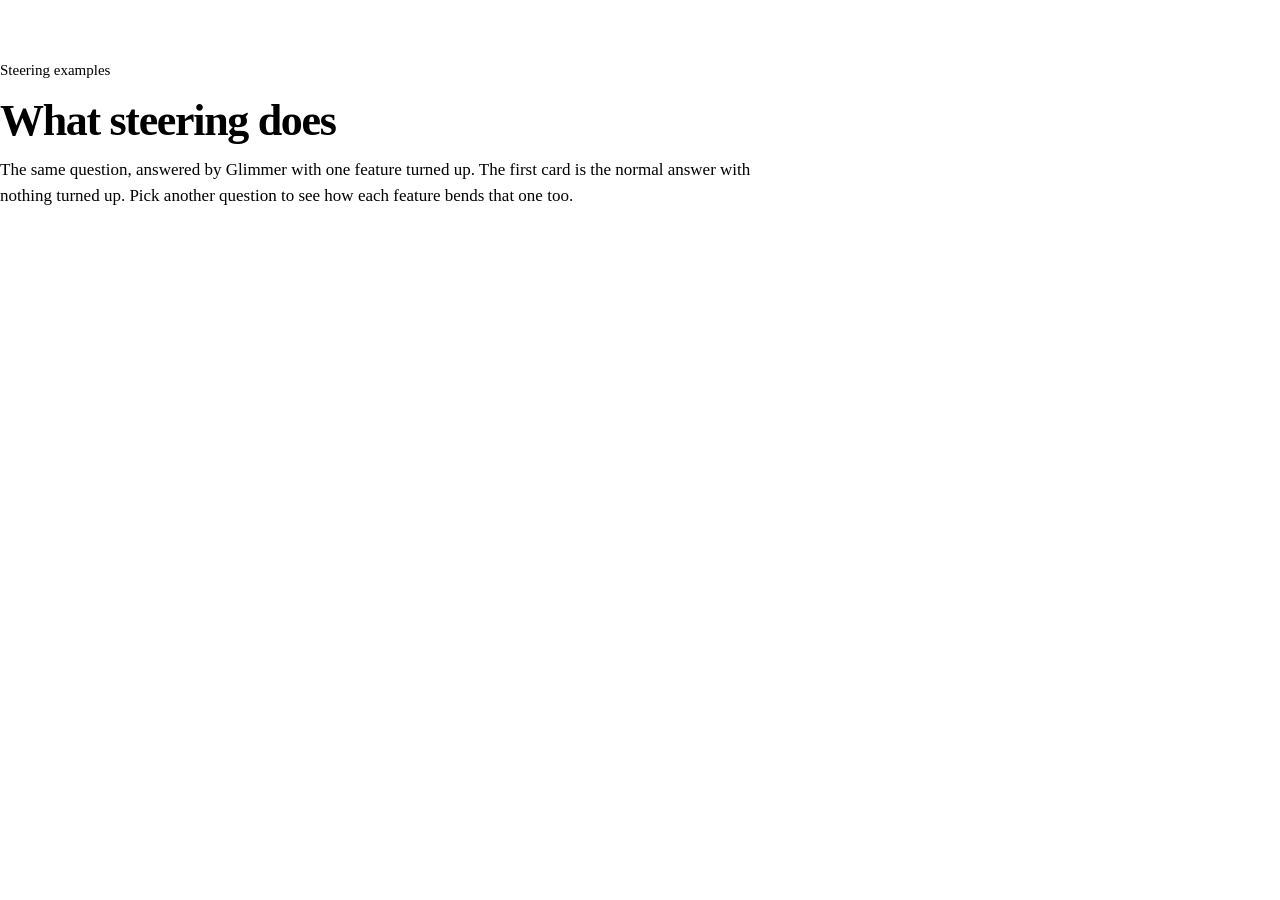
<file: scripts/examples_template.html>
<!doctype html>
<html lang="en">
<head>
<meta charset="utf-8">
<meta name="viewport" content="width=device-width, initial-scale=1">
<title>Steering examples · Glimmer Scope</title>
<style>
  * { box-sizing: border-box; }
  body { margin: 0; background: var(--bg); color: var(--ink); font-size: 15px; line-height: 1.55; }
  .head { background: radial-gradient(900px 320px at 85% -20%, var(--accent-tint), transparent 70%); border-bottom: 1px solid var(--line); }
  .head .wrap { padding-top: 44px; padding-bottom: 28px; }
  h1 { font-size: clamp(30px, 4vw, 44px); line-height: 1.08; letter-spacing: -0.03em; margin: 0 0 12px; }
  .lede { color: var(--muted); font-size: 17px; margin: 0; max-width: 46em; }
  .prompts { display: flex; flex-wrap: wrap; gap: 8px; align-items: center; position: sticky; top: 57px; z-index: 5; background: var(--bg); padding: 14px 0; border-bottom: 1px solid var(--line); }
  .prompts span { color: var(--muted); font-size: 14px; margin-right: 4px; font-weight: 500; }
  .prompts button { font: inherit; font-size: 14px; font-weight: 500; color: var(--ink); background: var(--surface); border: 0; border-radius: 999px; padding: 7px 14px; cursor: pointer; }
  .prompts button:hover { color: var(--accent-ink); background: var(--accent-tint); }
  .prompts button[aria-pressed="true"] { background: var(--accent); color: var(--on-accent); font-weight: 600; }
  .grid { display: grid; grid-template-columns: repeat(auto-fill, minmax(320px, 1fr)); gap: 14px; margin-top: 20px; }
  .card { background: var(--panel); border: 1px solid var(--line); border-radius: 18px; padding: 18px 20px; display: flex; flex-direction: column; transition: border-color .15s, box-shadow .15s; }
  .card:hover { border-color: var(--accent); box-shadow: var(--shadow); }
  .card.base { background: var(--surface); border-color: transparent; }
  .card.base:hover { box-shadow: none; }
  .tagline { display: flex; flex-wrap: wrap; gap: 6px; margin-bottom: 8px; }
  .pill { font-size: 12px; font-weight: 650; border-radius: 999px; padding: 3px 10px; color: var(--accent-ink); background: var(--accent-tint); text-decoration: none; }
  a.pill:hover { background: var(--accent); color: var(--on-accent); }
  .pill.muted { color: var(--muted); background: var(--panel); }
  .card h2 { font-size: 17px; letter-spacing: -0.01em; margin: 0 0 10px; }
  .reply { white-space: pre-wrap; font-size: 14.5px; margin: 0; }
  .note { color: var(--muted); font-size: 14px; margin-top: 28px; max-width: 46em; }
  @media (max-width: 720px) { .prompts { top: 92px; } .grid { grid-template-columns: 1fr; } }
</style>
<!--THEME-->
</head>
<body>
<!--HEADER-->
<section class="head"><div class="wrap">
  <p class="eyebrow">Steering examples</p>
  <h1>What steering does</h1>
  <p class="lede">The same question, answered by Glimmer with one feature turned up. The first card is the normal answer with nothing turned up. Pick another question to see how each feature bends that one too.</p>
</div></section>
<main class="wrap">
  <div class="prompts" id="prompts" role="group" aria-label="Question"></div>
  <div class="grid" id="grid"></div>
  <p class="note" id="note"></p>
</main>
<script>
const DATA = /*DATA*/null;
const SAFE = window.SAFE || { on: false, TEXT: "", hide: () => false, apply() {}, onChange() {} };  // Studio pages have no switch
const esc = (s) => String(s).replace(/[&<>"']/g, (c) => ({ "&": "&amp;", "<": "&lt;", ">": "&gt;", '"': "&quot;", "'": "&#39;" }[c]));
// the replies are markdown: show bold, italics and bullets, drop heading marks
const md = (s) => esc(s).replace(/\*\*(.+?)\*\*/g, "<strong>$1</strong>").replace(/(^|[^*])\*([^*\n]+)\*/g, "$1<em>$2</em>")
  .replace(/^#{1,6}\s*/gm, "").replace(/^(\s*)[*-] /gm, "$1• ");
let pick = 0;
const prompts = document.getElementById("prompts");
prompts.innerHTML = `<span>Question:</span>` + DATA.prompts.map((p, i) => `<button type="button" data-i="${i}" aria-pressed="${i === 0}">${esc(p)}</button>`).join("");
prompts.querySelectorAll("button").forEach((b) => b.addEventListener("click", () => {
  pick = +b.dataset.i;
  prompts.querySelectorAll("button").forEach((x) => x.setAttribute("aria-pressed", x === b));
  render();
}));
function render() {
  document.getElementById("grid").innerHTML =
    `<article class="card base"><div class="tagline"><span class="pill muted">Baseline</span></div><h2>Nothing turned up</h2><p class="reply">${md(DATA.baseline[pick])}</p></article>` +
    DATA.examples.map((e) => `<article class="card"><div class="tagline"><a class="pill" href="layer-${e.layer}#${e.id}">Layer ${e.layer} · #${e.id}</a><span class="pill muted">strength ${e.strength}</span></div>
      ${SAFE.hide(e) ? `<h2>${SAFE.TEXT}</h2><p class="reply meta">This example could be upsetting or misused. Turn safe browsing off in the header to read it.</p>`
        : `<h2>${esc(e.label[0].toUpperCase() + e.label.slice(1))}</h2><p class="reply">${md(e.replies[pick])}</p>`}</article>`).join("");
}
SAFE.onChange(() => render());
document.getElementById("note").textContent = `Generated with greedy decoding, so the same settings give the same text, and cut at about ${DATA.tokens} tokens. ` +
  `Strength is how hard the feature is pushed, as a fraction of the typical size of the model's activations at that layer.`;
render();
</script>
</body>
</html>
</file>
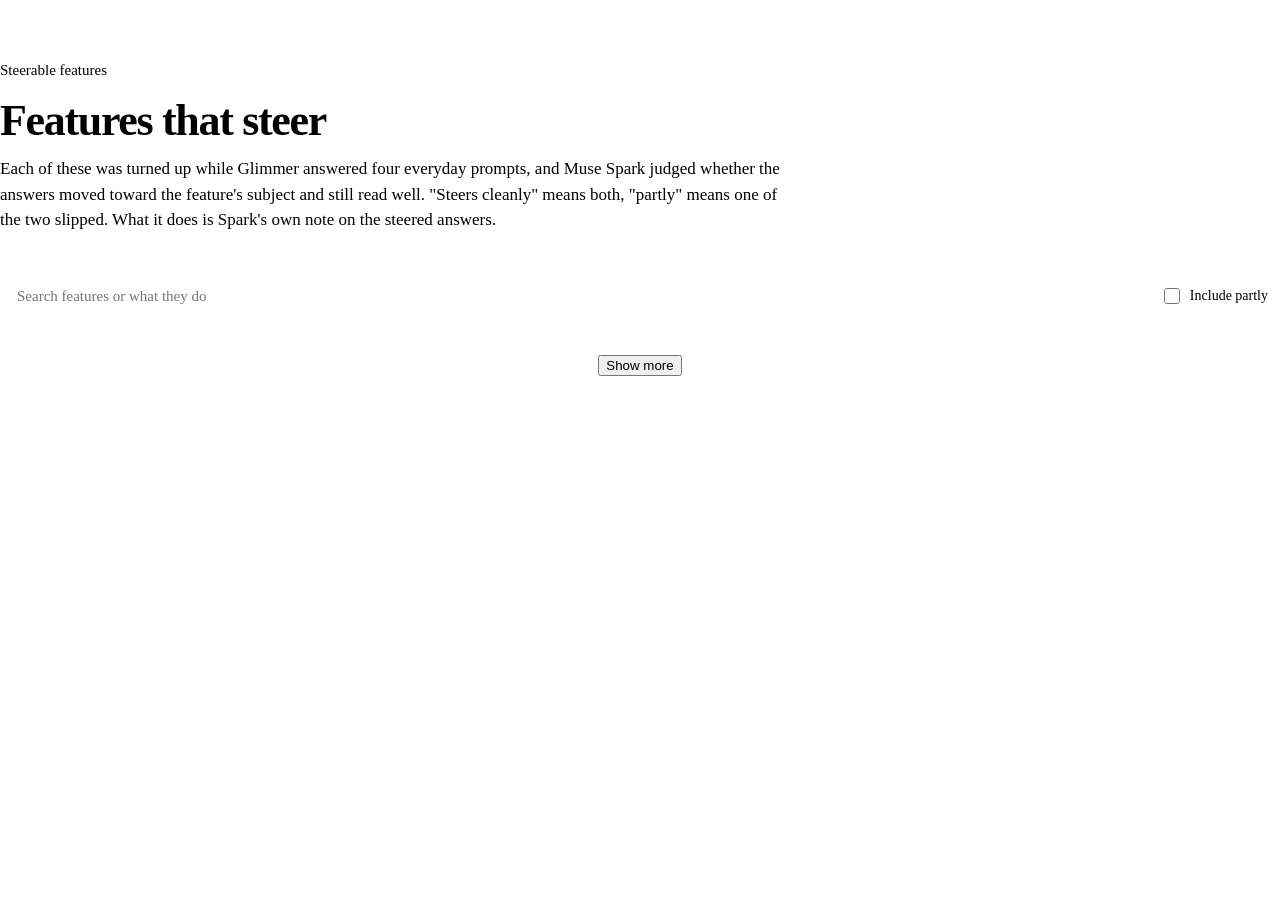
<file: scripts/steerable_template.html>
<!doctype html>
<html lang="en">
<head>
<meta charset="utf-8">
<meta name="viewport" content="width=device-width, initial-scale=1">
<title>Steerable features · Glimmer Scope</title>
<style>
  * { box-sizing: border-box; }
  body { margin: 0; background: var(--bg); color: var(--ink); font-size: 15px; line-height: 1.5; }
  .head { background: radial-gradient(900px 320px at 85% -20%, var(--accent-tint), transparent 70%); border-bottom: 1px solid var(--line); }
  .head .wrap { padding-top: 44px; padding-bottom: 28px; }
  h1 { font-size: clamp(30px, 4vw, 44px); line-height: 1.08; letter-spacing: -0.03em; margin: 0 0 12px; }
  .lede { color: var(--muted); font-size: 17px; margin: 0; max-width: 46em; }
  .controls { display: flex; flex-wrap: wrap; gap: 10px 12px; align-items: center; position: sticky; top: 57px; z-index: 5; background: var(--bg); padding: 14px 0; border-bottom: 1px solid var(--line); }
  input[type=search] { font: inherit; font-size: 15px; color: var(--ink); background: var(--surface); border: 1px solid transparent; border-radius: 999px; padding: 9px 16px; flex: 1; min-width: 220px; }
  input[type=search]:focus { outline: none; border-color: var(--accent); background: var(--panel); }
  .seg { display: inline-flex; gap: 4px; background: var(--surface); border-radius: 999px; padding: 3px; }
  .seg button { font: inherit; font-size: 14px; font-weight: 500; color: var(--ink); background: transparent; border: 0; padding: 6px 14px; border-radius: 999px; cursor: pointer; }
  .seg button:hover { color: var(--accent-ink); }
  .seg button[aria-pressed="true"] { background: var(--accent); color: var(--on-accent); font-weight: 600; }
  label.check { display: flex; gap: 7px; align-items: center; font-size: 14px; color: var(--muted); }
  input[type=checkbox] { accent-color: var(--accent); width: 16px; height: 16px; }
  .count { color: var(--muted); font-size: 14px; margin-left: auto; }
  ol { list-style: none; margin: 0; padding: 0; }
  li.row { display: grid; grid-template-columns: minmax(0, 2fr) minmax(0, 3fr) auto; gap: 4px 24px; padding: 16px 4px; border-bottom: 1px solid var(--line); align-items: baseline; }
  li.row:hover { background: linear-gradient(90deg, var(--accent-tint), transparent 60%); }
  .label { font-weight: 600; font-size: 15.5px; }
  .meta { color: var(--muted); font-size: 13px; }
  .meta a { color: var(--accent-ink); text-decoration: none; font-weight: 500; }
  .meta a:hover { text-decoration: underline; }
  .does { font-size: 15px; }
  .tag { font-size: 12px; font-weight: 650; white-space: nowrap; border-radius: 999px; padding: 3px 10px; }
  .tag.clean { color: var(--accent-ink); background: var(--accent-tint); }
  .tag.part { color: #9a5b00; background: #fff1d6; }
  @media (prefers-color-scheme: dark) { :root:not([data-theme="light"]) .tag.part { color: #f5c46b; background: rgba(245,165,36,0.14); } }
  .empty { color: var(--muted); padding: 32px 0; }
  .more { display: block; margin: 24px auto 0; }
  @media (max-width: 720px) {
    .controls { top: 92px; }
    .count { margin-left: 0; width: 100%; }
    li.row { grid-template-columns: 1fr auto; }
    li.row .does { grid-column: 1 / -1; grid-row: 2; }
  }
</style>
<!--THEME-->
</head>
<body>
<!--HEADER-->
<section class="head"><div class="wrap">
  <p class="eyebrow">Steerable features</p>
  <h1>Features that steer</h1>
  <p class="lede">Each of these was turned up while Glimmer answered four everyday prompts, and Muse Spark judged whether the answers moved toward the feature's subject and still read well. "Steers cleanly" means both, "partly" means one of the two slipped. What it does is Spark's own note on the steered answers.</p>
</div></section>
<main class="wrap">
  <div class="controls">
    <input type="search" id="q" placeholder="Search features or what they do" aria-label="Search steerable features" autocomplete="off">
    <div class="seg" id="layers" role="group" aria-label="Layer"></div>
    <label class="check"><input type="checkbox" id="partly"> Include partly</label>
    <span class="count" id="count" aria-live="polite"></span>
  </div>
  <ol id="list"></ol>
  <button type="button" class="more btn btn-ghost" id="more" hidden>Show more</button>
</main>
<script>
const ROWS = /*DATA*/null;
const SAFE = window.SAFE || { on: false, TEXT: "", hide: () => false, apply() {}, onChange() {} };  // Studio pages have no switch
SAFE.apply(ROWS, ["label", "does"]);
const esc = (s) => String(s).replace(/[&<>"']/g, (c) => ({ "&": "&amp;", "<": "&lt;", ">": "&gt;", '"': "&quot;", "'": "&#39;" }[c]));
const layers = [...new Set(ROWS.map((r) => r.layer))].sort((a, b) => a - b);
let layer = null, shown = 150;
const seg = document.getElementById("layers");
seg.innerHTML = [`<button type="button" data-layer="" aria-pressed="true">All layers</button>`,
  ...layers.map((l) => `<button type="button" data-layer="${l}" aria-pressed="false">Layer ${l}</button>`)].join("");
seg.querySelectorAll("button").forEach((b) => b.addEventListener("click", () => {
  layer = b.dataset.layer ? +b.dataset.layer : null; shown = 150;
  seg.querySelectorAll("button").forEach((x) => x.setAttribute("aria-pressed", x === b));
  render();
}));

function render() {
  const q = document.getElementById("q").value.trim().toLowerCase(), partly = document.getElementById("partly").checked;
  const rows = ROWS.filter((r) => (partly || r.score >= 0.99) && (layer == null || r.layer === layer) &&
    (!q || r.label.toLowerCase().includes(q) || r.does.toLowerCase().includes(q) || String(r.id) === q))
    .sort((a, b) => b.score - a.score || a.layer - b.layer || a.label.localeCompare(b.label));
  const clean = rows.filter((r) => r.score >= 0.99).length;
  document.getElementById("count").textContent = `${rows.length.toLocaleString()} features` + (partly ? ` (${clean.toLocaleString()} clean)` : "");
  document.getElementById("list").innerHTML = rows.length ? rows.slice(0, shown).map((r) => `<li class="row">
      <div><div class="label">${esc(r.label)}</div><div class="meta">layer ${r.layer} · ${r.map ? `<a href="layer-${r.layer}#${r.id}">#${r.id} on the map</a>` : `#${r.id}`}${r.strength ? ` · best at ${r.strength}` : ""}</div></div>
      <div class="does">${esc(r.does)}</div>
      <div class="tag ${r.score >= 0.99 ? "clean" : "part"}">${r.score >= 0.99 ? "steers cleanly" : "steers partly"}</div>
    </li>`).join("") : `<li class="empty">Nothing matches. Try another word${partly ? "" : ", or include the ones that steer partly"}.</li>`;
  const more = document.getElementById("more");
  more.hidden = rows.length <= shown;
  more.textContent = `Show more (${(rows.length - shown).toLocaleString()} left)`;
}
document.getElementById("q").addEventListener("input", () => { shown = 150; render(); });
SAFE.onChange(() => render());
document.getElementById("partly").addEventListener("change", () => { shown = 150; render(); });
document.getElementById("more").addEventListener("click", () => { shown += 300; render(); });
render();
</script>
</body>
</html>
</file>
